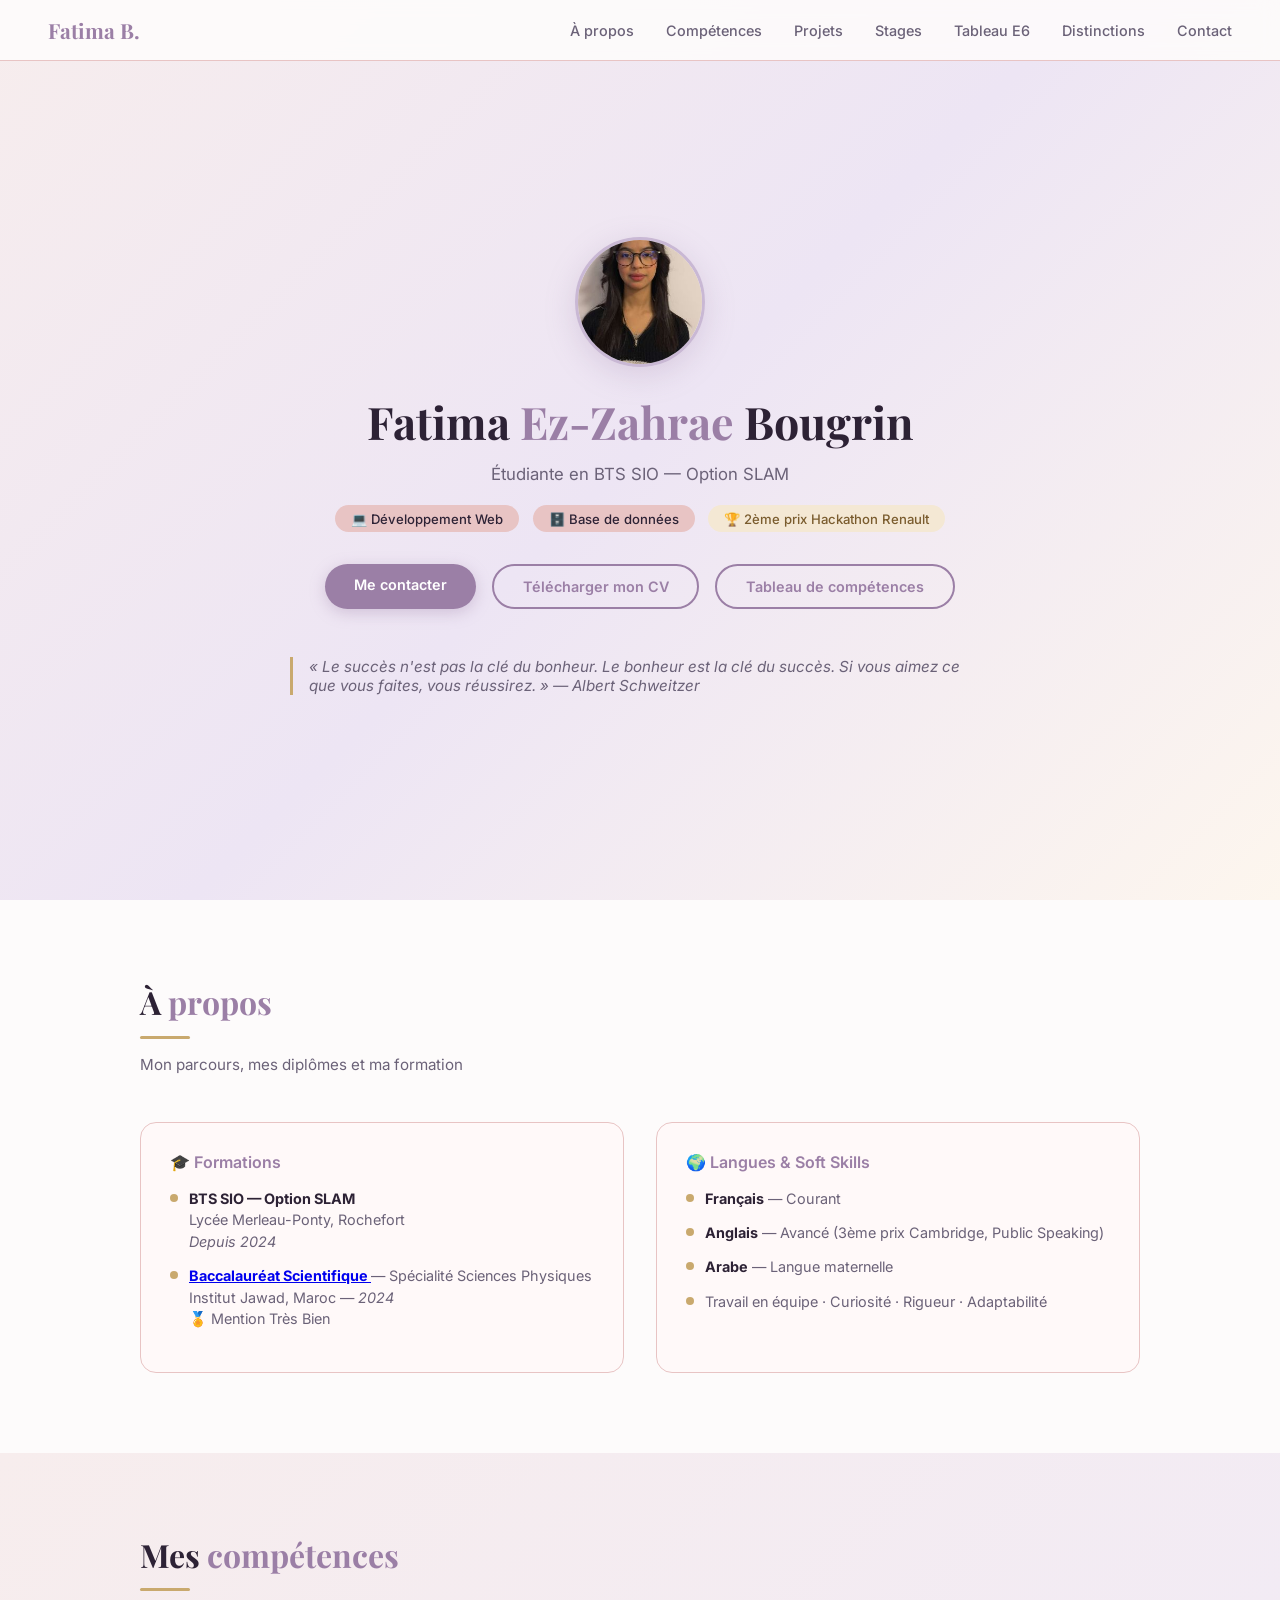
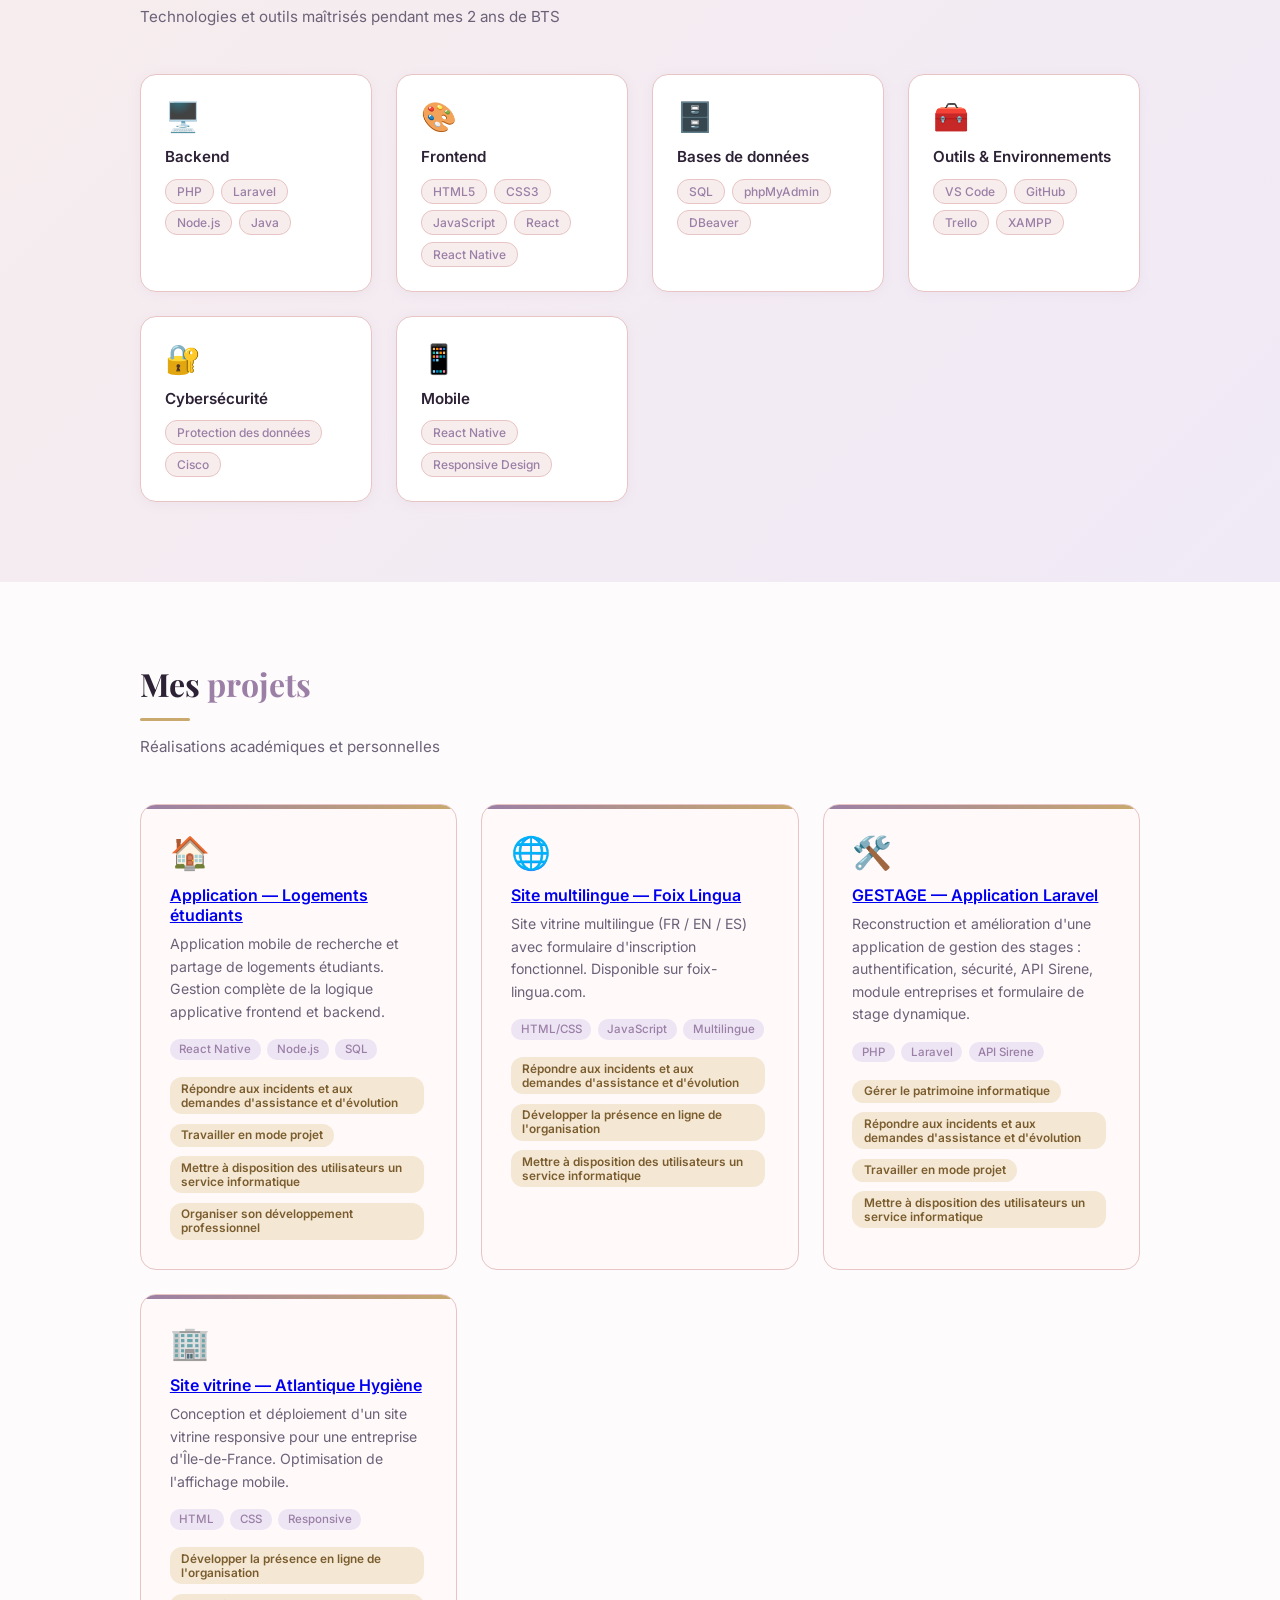
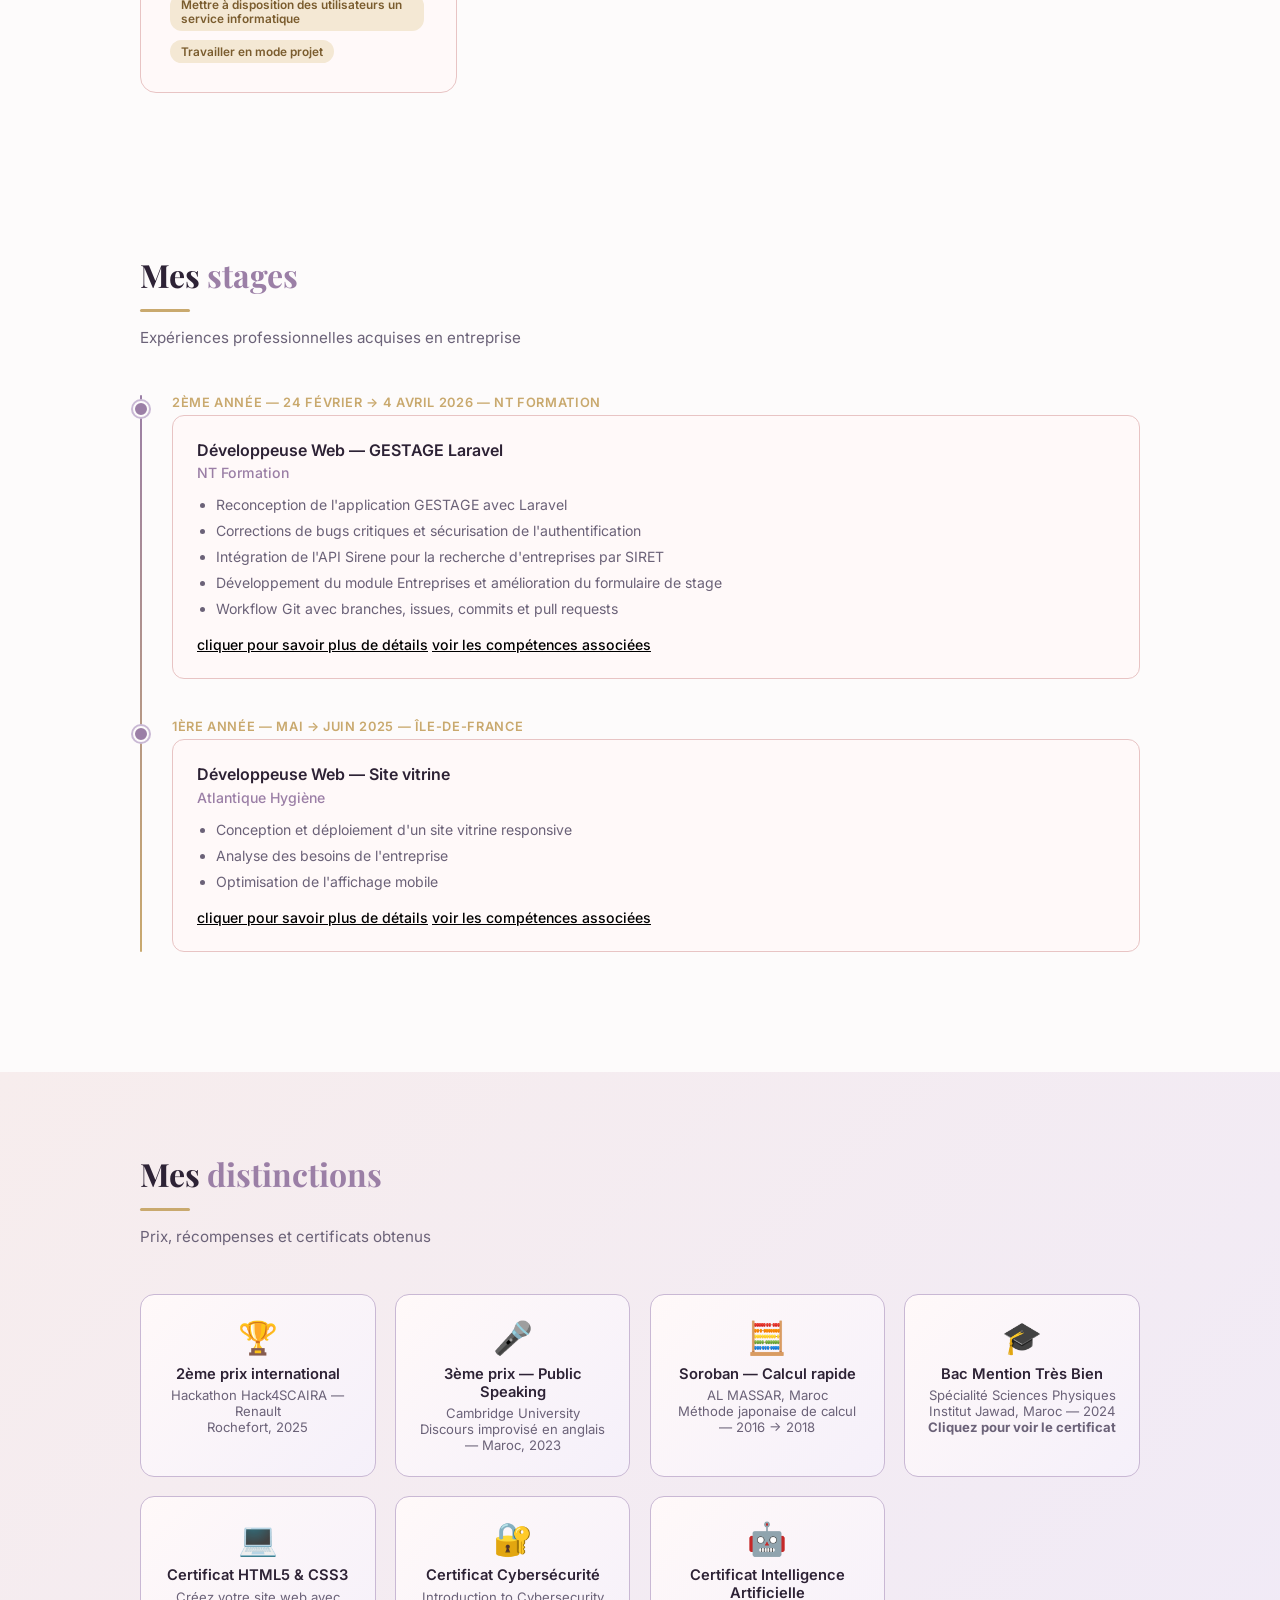
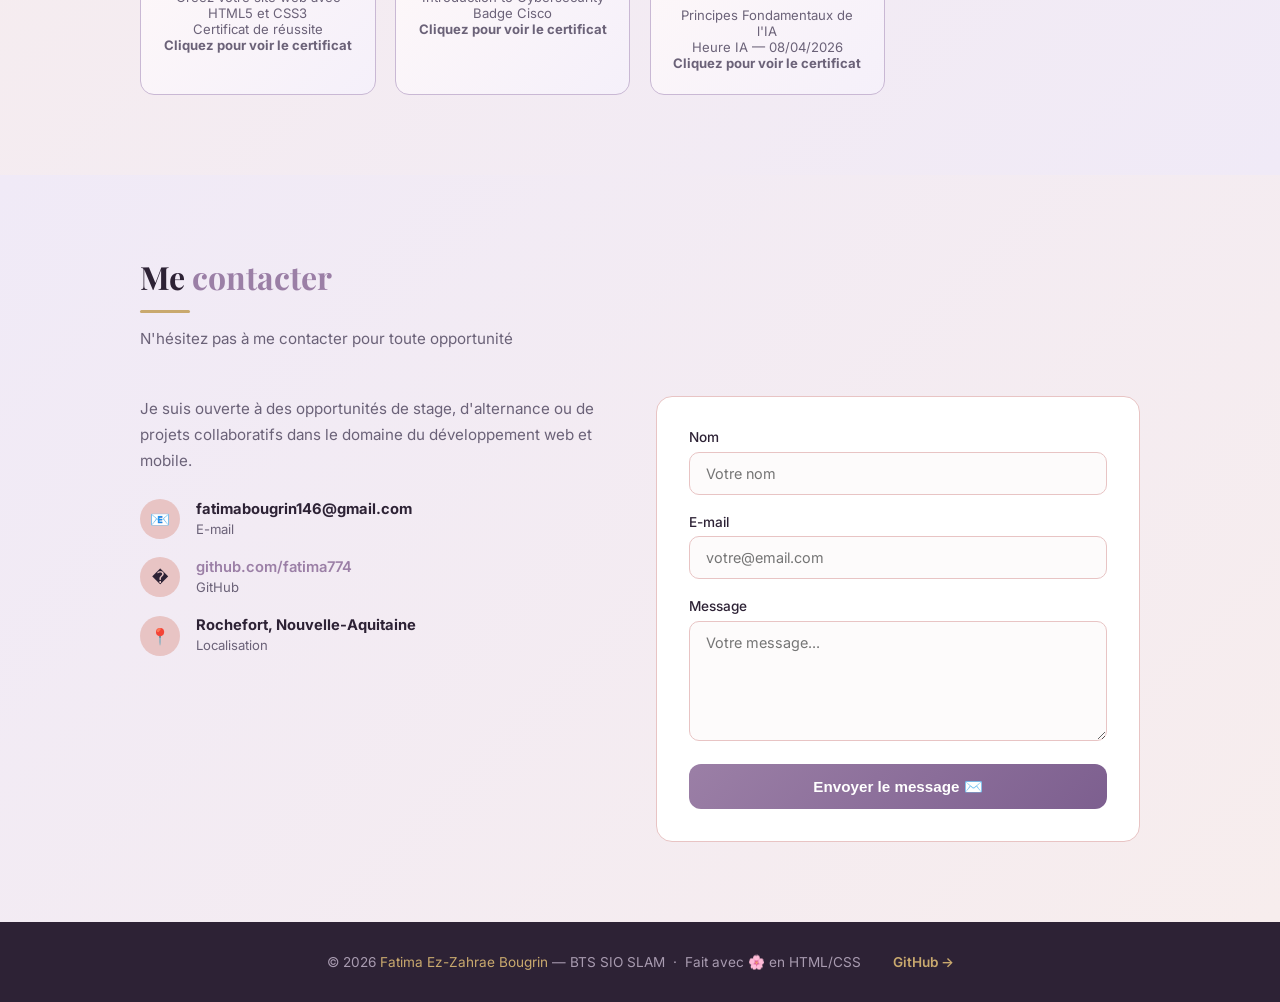
<file: index.html>
<!DOCTYPE html>
<html lang="fr">
<head>
  <meta charset="UTF-8" />
  <meta name="viewport" content="width=device-width, initial-scale=1.0" />
  <title>Fatima Bougrin — Portfolio BTS SIO SLAM</title>
  <link rel="stylesheet" href="style.css" />
</head>
<body>

  <!-- ========================
       NAVIGATION
  ======================== -->
  <nav>
    <div class="nav-logo">Fatima B.</div>
    <ul class="nav-links">
      <li><a href="#about">À propos</a></li>
      <li><a href="#skills">Compétences</a></li>
      <li><a href="#projects">Projets</a></li>
      <li><a href="#stages">Stages</a></li>
      <li><a href="tableau-competences.html">Tableau E6</a></li>
      <li><a href="#distinctions">Distinctions</a></li>
      <li><a href="#contact">Contact</a></li>
    </ul>
  </nav>

  <!-- ========================
       HERO
  ======================== -->
  <section class="hero" id="home">
    <div class="hero-inner">
      <img src="images/profile-photo.jpg" alt="Fatima Bougrin" class="avatar-ring">
      <h1>Fatima <span>Ez-Zahrae</span> Bougrin</h1>
      <p class="tagline">Étudiante en BTS SIO — Option SLAM</p>
      <span class="badge">💻 Développement Web</span>
      <span class="badge">🗄️ Base de données</span>
      <span class="badge gold">🏆 2ème prix Hackathon Renault</span>
      <div class="hero-btns">
        <a href="#contact" class="btn btn-primary">Me contacter</a>
        <a href="cv_alternance.pdf" class="btn btn-outline" target="_blank">Télécharger mon CV</a>
        <a href="tableau-competences.html" class="btn btn-outline">Tableau de compétences</a>
      </div>
      <blockquote class="quote">
        « Le succès n'est pas la clé du bonheur. Le bonheur est la clé du succès.
        Si vous aimez ce que vous faites, vous réussirez. » — Albert Schweitzer
      </blockquote>
    </div>
  </section>

  <!-- ========================
       À PROPOS
  ======================== -->
  <section id="about">
    <div class="container">
      <h2 class="section-title">À <span>propos</span></h2>
      <div class="divider"></div>
      <p class="section-sub">Mon parcours, mes diplômes et ma formation</p>

      <div class="about-grid">

        <div class="info-card">
          <h3>🎓 Formations</h3>
          <div class="info-item">
            <div class="dot"></div>
            <p>
              <strong>BTS SIO — Option SLAM</strong><br>
              Lycée Merleau-Ponty, Rochefort<br>
              <em>Depuis 2024</em>
            </p>
          </div>
          <div class="info-item">
            <div class="dot"></div>
            <p>
  <strong>
    <a href="diplome-bac.pdf" target="_blank">
      Baccalauréat Scientifique
    </a>
  </strong>
  — Spécialité Sciences Physiques<br>
  Institut Jawad, Maroc — <em>2024</em><br>
  🏅 Mention Très Bien
</p>
          </div>
          
        </div>

        <div class="info-card">
          <h3>🌍 Langues &amp; Soft Skills</h3>
          <div class="info-item">
            <div class="dot"></div>
            <p><strong>Français</strong> — Courant</p>
          </div>
          <div class="info-item">
            <div class="dot"></div>
            <p><strong>Anglais</strong> — Avancé (3ème prix Cambridge, Public Speaking)</p>
          </div>
          <div class="info-item">
            <div class="dot"></div>
            <p><strong>Arabe</strong> — Langue maternelle</p>
          </div>
          <div class="info-item">
            <div class="dot"></div>
            <p>Travail en équipe · Curiosité · Rigueur · Adaptabilité</p>
          </div>
          
        </div>

      </div>
    </div>
  </section>

  <!-- ========================
       COMPÉTENCES
  ======================== -->
  <section id="skills" class="skills-bg">
    <div class="container">
      <h2 class="section-title">Mes <span>compétences</span></h2>
      <div class="divider"></div>
      <p class="section-sub">Technologies et outils maîtrisés pendant mes 2 ans de BTS</p>

      <div class="skills-grid">

        <div class="skill-card">
          <div class="icon">🖥️</div>
          <h3>Backend</h3>
          <div class="tag-list">
            <span class="tag">PHP</span>
            <span class="tag">Laravel</span>
            <span class="tag">Node.js</span>
            <span class="tag">Java</span>
          </div>
        </div>

        <div class="skill-card">
          <div class="icon">🎨</div>
          <h3>Frontend</h3>
          <div class="tag-list">
            <span class="tag">HTML5</span>
            <span class="tag">CSS3</span>
            <span class="tag">JavaScript</span>
            <span class="tag">React</span>
            <span class="tag">React Native</span>
          </div>
        </div>

        <div class="skill-card">
          <div class="icon">🗄️</div>
          <h3>Bases de données</h3>
          <div class="tag-list">
            <span class="tag">SQL</span>
            <span class="tag">phpMyAdmin</span>
            <span class="tag">DBeaver</span>
          </div>
        </div>

        <div class="skill-card">
          <div class="icon">🧰</div>
          <h3>Outils &amp; Environnements</h3>
          <div class="tag-list">
            <span class="tag">VS Code</span>
            <span class="tag">GitHub</span>
            <span class="tag">Trello</span>
            <span class="tag">XAMPP</span>
          </div>
        </div>

        <div class="skill-card">
          <div class="icon">🔐</div>
          <h3>Cybersécurité</h3>
          <div class="tag-list">
            <span class="tag">Protection des données</span>
            
            <span class="tag">Cisco</span>
          </div>
        </div>

        <div class="skill-card">
          <div class="icon">📱</div>
          <h3>Mobile</h3>
          <div class="tag-list">
            <span class="tag">React Native</span>
            <span class="tag">Responsive Design</span>
          </div>
        </div>

      </div>
    </div>
  </section>

  <!-- ========================
       PROJETS
  ======================== -->
  <section id="projects">
    <div class="container">
      <h2 class="section-title">Mes <span>projets</span></h2>
      <div class="divider"></div>
      <p class="section-sub">Réalisations académiques et personnelles</p>

      <div class="projects-grid">

        <a class="project-card" href="https://appli-e6.vercel.app/" target="_blank" rel="noopener noreferrer">
          <div class="project-emoji">🏠</div>
          <h3>Application — Logements étudiants</h3>
          <p>Application mobile de recherche et partage de logements étudiants. Gestion complète de la logique applicative frontend et backend.</p>
          <div class="tech-tags">
            <span class="tech">React Native</span>
            <span class="tech">Node.js</span>
            <span class="tech">SQL</span>
          </div>
          <div class="competency-tags">
            <span class="competence-badge">Répondre aux incidents et aux demandes d'assistance et d'évolution</span>
            <span class="competence-badge">Travailler en mode projet</span>
            <span class="competence-badge">Mettre à disposition des utilisateurs un service informatique</span>
            <span class="competence-badge">Organiser son développement professionnel</span>
          </div>
        </a>

        <a class="project-card" href="https://foix-lingua.com/" target="_blank" rel="noopener noreferrer">
          <div class="project-emoji">🌐</div>
          <h3>Site multilingue — Foix Lingua</h3>
          <p>Site vitrine multilingue (FR / EN / ES) avec formulaire d'inscription fonctionnel. Disponible sur foix-lingua.com.</p>
          <div class="tech-tags">
            <span class="tech">HTML/CSS</span>
            <span class="tech">JavaScript</span>
            <span class="tech">Multilingue</span>
          </div>
          <div class="competency-tags">
            <span class="competence-badge">Répondre aux incidents et aux demandes d'assistance et d'évolution</span>
            <span class="competence-badge">Développer la présence en ligne de l'organisation</span>
            <span class="competence-badge">Mettre à disposition des utilisateurs un service informatique</span>
          </div>
        </a>

        <a class="project-card" href="https://github.com/ornech/gestage2" target="_blank" rel="noopener noreferrer">
          <div class="project-emoji">🛠️</div>
          <h3>GESTAGE — Application Laravel</h3>
          <p>Reconstruction et amélioration d'une application de gestion des stages : authentification, sécurité, API Sirene, module entreprises et formulaire de stage dynamique.</p>
          <div class="tech-tags">
            <span class="tech">PHP</span>
            <span class="tech">Laravel</span>
            <span class="tech">API Sirene</span>
          </div>
          <div class="competency-tags">
            <span class="competence-badge">Gérer le patrimoine informatique</span>
            <span class="competence-badge">Répondre aux incidents et aux demandes d'assistance et d'évolution</span>
            <span class="competence-badge">Travailler en mode projet</span>
            <span class="competence-badge">Mettre à disposition des utilisateurs un service informatique</span>
          </div>
        </a>

        <a class="project-card" href="https://fatima774.github.io/atlantique-hygi-ne/" target="_blank" rel="noopener noreferrer">
          <div class="project-emoji">🏢</div>
          <h3>Site vitrine — Atlantique Hygiène</h3>
          <p>Conception et déploiement d'un site vitrine responsive pour une entreprise d'Île-de-France. Optimisation de l'affichage mobile.</p>
          <div class="tech-tags">
            <span class="tech">HTML</span>
            <span class="tech">CSS</span>
            <span class="tech">Responsive</span>
          </div>
          <div class="competency-tags">
            <span class="competence-badge">Développer la présence en ligne de l'organisation</span>
            <span class="competence-badge">Mettre à disposition des utilisateurs un service informatique</span>
            <span class="competence-badge">Travailler en mode projet</span>
          </div>
        </a>

      </div>
    </div>
  </section>

  <!-- ========================
       STAGES
  ======================== -->
  <section id="stages">
    <div class="container">
      <h2 class="section-title">Mes <span>stages</span></h2>
      <div class="divider"></div>
      <p class="section-sub">Expériences professionnelles acquises en entreprise</p>

      <div class="timeline">

        <div class="timeline-item">
          <div class="timeline-date">2ème année — 24 février → 4 avril 2026 — NT Formation</div>
          <div class="timeline-card">
            <h3>Développeuse Web — GESTAGE Laravel</h3>
            <div class="company">NT Formation</div>
            <ul>
              <li>Reconception de l'application GESTAGE avec Laravel</li>
              <li>Corrections de bugs critiques et sécurisation de l'authentification</li>
              <li>Intégration de l'API Sirene pour la recherche d'entreprises par SIRET</li>
              <li>Développement du module Entreprises et amélioration du formulaire de stage</li>
              <li>Workflow Git avec branches, issues, commits et pull requests</li>
            </ul>
            <a class="stage-detail-link" href="stage-nt-formation.html">cliquer pour savoir plus de détails</a>
            <a class="stage-detail-link" href="tableau-competences.html">voir les compétences associées</a>
          </div>
        </div>

        <div class="timeline-item">
          <div class="timeline-date">1ère année — Mai → Juin 2025 — Île-de-France</div>
          <div class="timeline-card">
            <h3>Développeuse Web — Site vitrine</h3>
            <div class="company">Atlantique Hygiène</div>
            <ul>
              <li>Conception et déploiement d'un site vitrine responsive</li>
              <li>Analyse des besoins de l'entreprise</li>
              <li>Optimisation de l'affichage mobile</li>
            </ul>
            <a class="stage-detail-link" href="stage-atlantique-hygiene.html">cliquer pour savoir plus de détails</a>
            <a class="stage-detail-link" href="tableau-competences.html">voir les compétences associées</a>
          </div>
        </div>

      </div>
    </div>
  </section>

  <!-- ========================
       DISTINCTIONS
  ======================== -->
  <section id="distinctions" class="skills-bg">
    <div class="container">
      <h2 class="section-title">Mes <span>distinctions</span></h2>
      <div class="divider"></div>
      <p class="section-sub">Prix, récompenses et certificats obtenus</p>

      <div class="awards-grid">

        <div class="award-card">
          <div class="trophy">🏆</div>
          <h3>2ème prix international</h3>
          <p>Hackathon Hack4SCAIRA — Renault<br>Rochefort, 2025</p>
        </div>

        <div class="award-card">
          <div class="trophy">🎤</div>
          <h3>3ème prix — Public Speaking</h3>
          <p>Cambridge University<br>Discours improvisé en anglais — Maroc, 2023</p>
        </div>

        <div class="award-card">
          <div class="trophy">🧮</div>
          <h3>Soroban — Calcul rapide</h3>
          <p>AL MASSAR, Maroc<br>Méthode japonaise de calcul — 2016 → 2018</p>
        </div>

        <a class="award-card" href="diplome-bac.pdf" target="_blank" rel="noopener noreferrer">
          <div class="trophy">🎓</div>
          <h3>Bac Mention Très Bien</h3>
          <p>Spécialité Sciences Physiques<br>Institut Jawad, Maroc — 2024<br><strong>Cliquez pour voir le certificat</strong></p>
        </a>

        <a class="award-card" href="certificat-html5-css3.pdf" target="_blank" rel="noopener noreferrer">
          <div class="trophy">💻</div>
          <h3>Certificat HTML5 &amp; CSS3</h3>
          <p>Créez votre site web avec HTML5 et CSS3<br>Certificat de réussite<br><strong>Cliquez pour voir le certificat</strong></p>
        </a>

        <a class="award-card" href="introduction_to_cybersecurity_badge20241126-27-q7idws.pdf" target="_blank" rel="noopener noreferrer">
          <div class="trophy">🔐</div>
          <h3>Certificat Cybersécurité</h3>
          <p>Introduction to Cybersecurity<br>Badge Cisco<br><strong>Cliquez pour voir le certificat</strong></p>
        </a>

        <a class="award-card" href="certificat-ia-fondamentaux.pdf" target="_blank" rel="noopener noreferrer">
          <div class="trophy">🤖</div>
          <h3>Certificat Intelligence Artificielle</h3>
          <p>Principes Fondamentaux de l'IA<br>Heure IA — 08/04/2026<br><strong>Cliquez pour voir le certificat</strong></p>
        </a>

      </div>
    </div>
  </section>

  <!-- ========================
       CONTACT
  ======================== -->
  <section id="contact" class="contact-bg">
    <div class="container">
      <h2 class="section-title">Me <span>contacter</span></h2>
      <div class="divider"></div>
      <p class="section-sub">N'hésitez pas à me contacter pour toute opportunité</p>

      <div class="contact-grid">

        <div class="contact-info">
          <p>Je suis ouverte à des opportunités de stage, d'alternance ou de projets collaboratifs dans le domaine du développement web et mobile.</p>
          <div class="contact-item">
            <div class="contact-icon">📧</div>
            <div>
              <strong>fatimabougrin146@gmail.com</strong>
              <p>E-mail</p>
            </div>
          </div>
          <div class="contact-item">
            <div class="contact-icon">�</div>
            <div>
              <strong><a href="https://github.com/fatima774" target="_blank">github.com/fatima774</a></strong>
              <p>GitHub</p>
            </div>
          </div>
          <div class="contact-item">
            <div class="contact-icon">📍</div>
            <div>
              <strong>Rochefort, Nouvelle-Aquitaine</strong>
              <p>Localisation</p>
            </div>
          </div>
        </div>

        <div class="contact-form">
          <div class="form-group">
            <label for="name">Nom</label>
            <input type="text" id="name" placeholder="Votre nom" />
          </div>
          <div class="form-group">
            <label for="email">E-mail</label>
            <input type="email" id="email" placeholder="votre@email.com" />
          </div>
          <div class="form-group">
            <label for="message">Message</label>
            <textarea id="message" placeholder="Votre message..."></textarea>
          </div>
          <button class="btn-submit">Envoyer le message ✉️</button>
        </div>

      </div>
    </div>
  </section>

  <!-- ========================
       FOOTER
  ======================== -->
  <footer>
    <div class="footer-content">
      <p>© 2026 <span>Fatima Ez-Zahrae Bougrin</span> — BTS SIO SLAM &nbsp;·&nbsp; Fait avec 🌸 en HTML/CSS</p>
      <a href="https://github.com/fatima774" target="_blank" class="footer-github">GitHub →</a>
    </div>
  </footer>

</body>
</html>
</file>
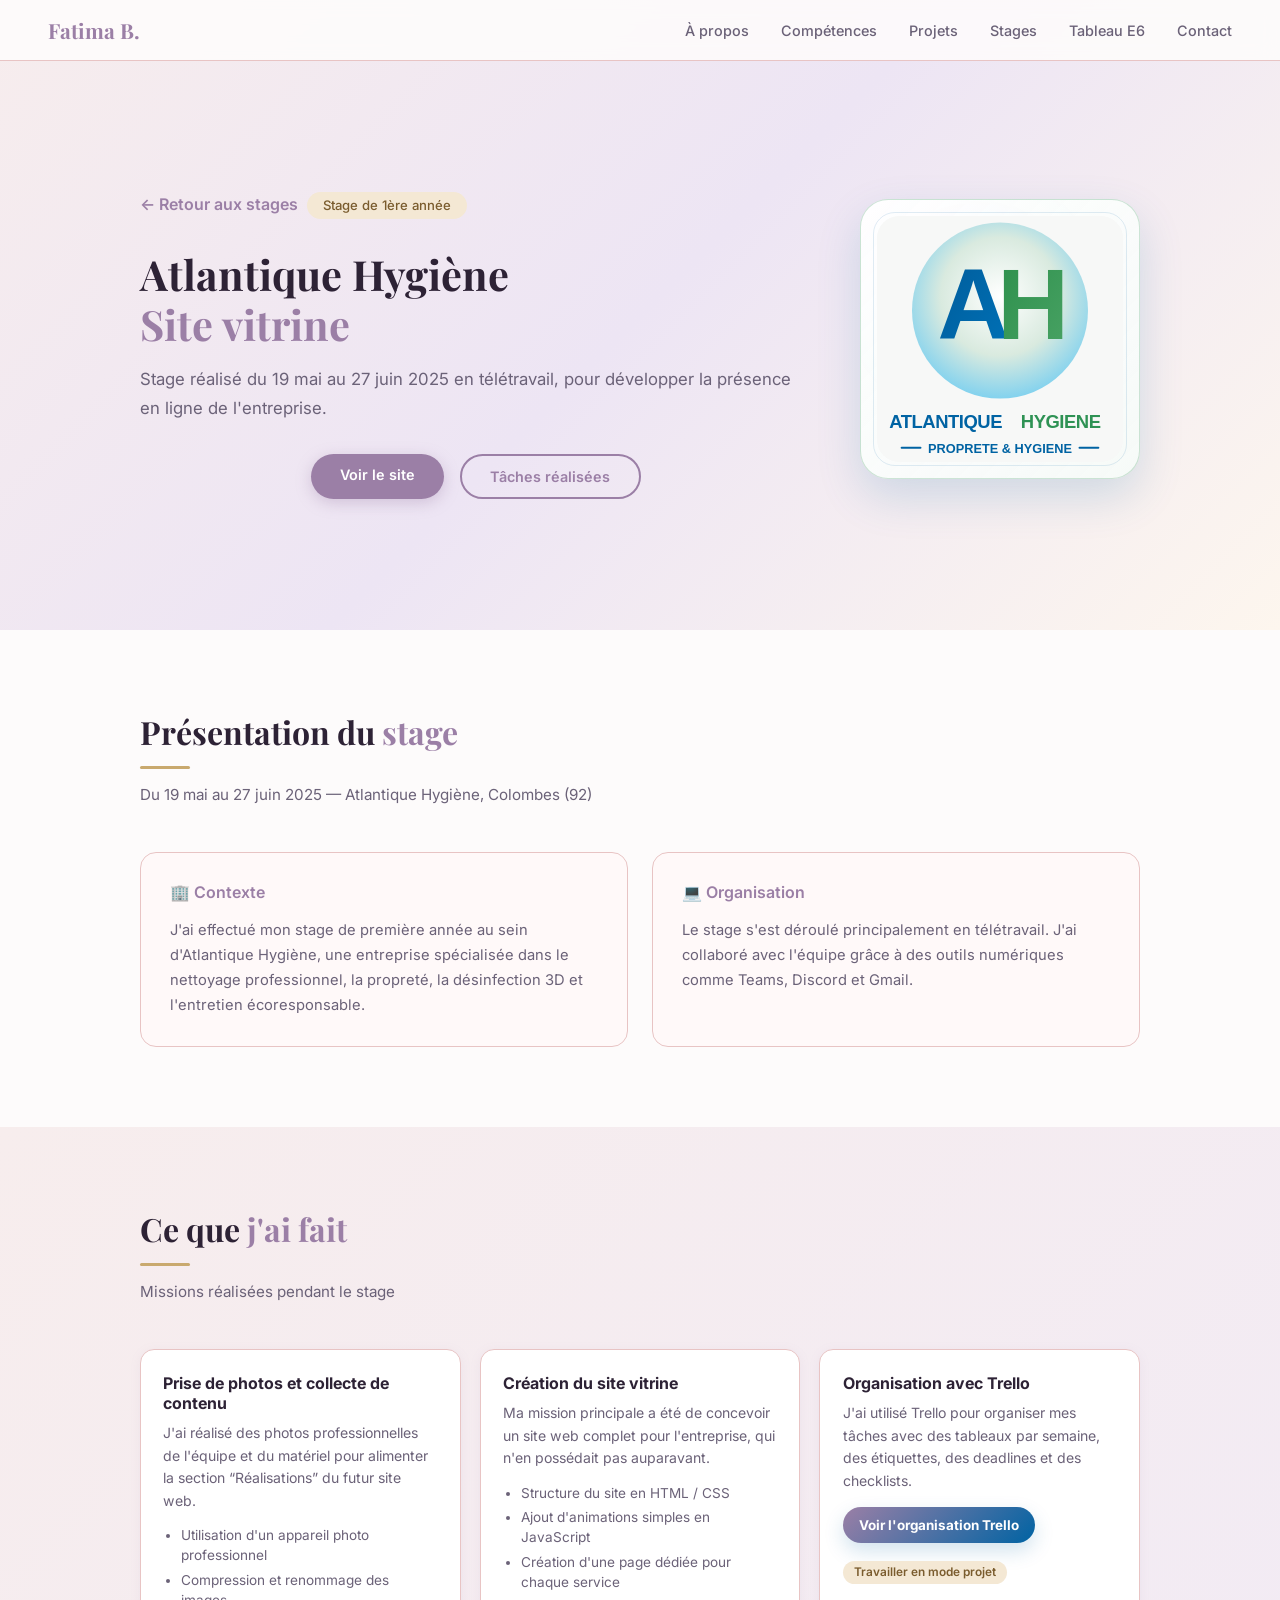
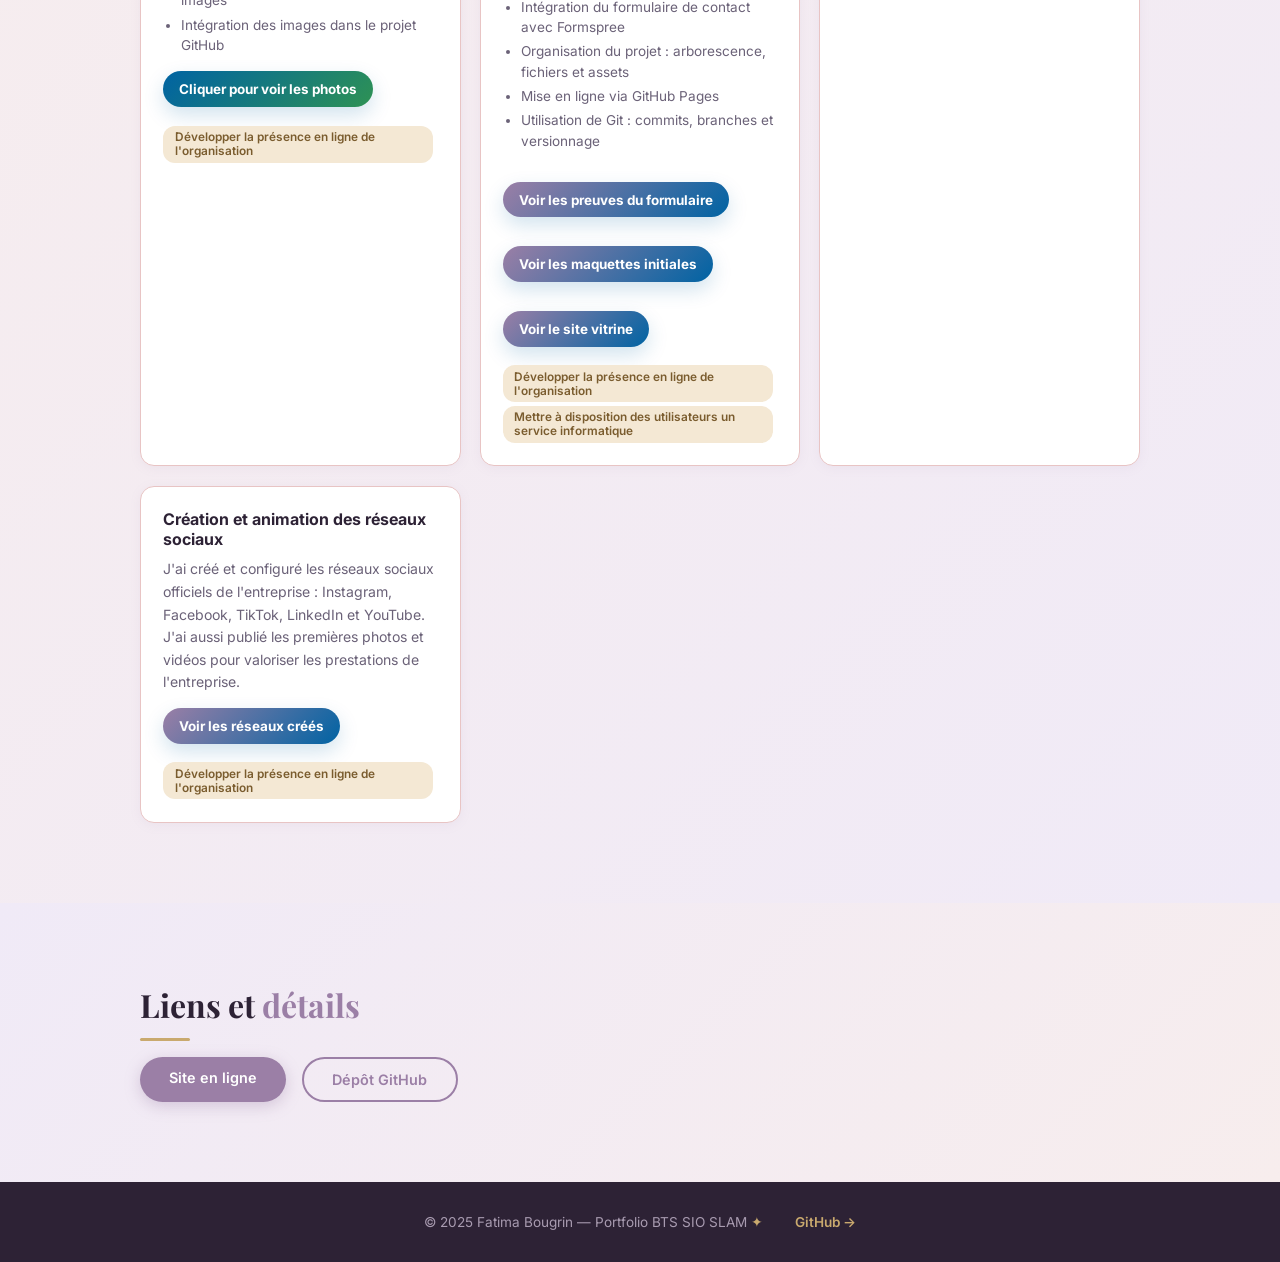
<file: stage-atlantique-hygiene.html>
<!DOCTYPE html>
<html lang="fr">
<head>
  <meta charset="UTF-8" />
  <meta name="viewport" content="width=device-width, initial-scale=1.0" />
  <title>Stage Atlantique Hygiène — Fatima Bougrin</title>
  <link rel="stylesheet" href="style.css" />
</head>
<body>

  <nav>
    <div class="nav-logo">Fatima B.</div>
    <ul class="nav-links">
      <li><a href="index.html#about">À propos</a></li>
      <li><a href="index.html#skills">Compétences</a></li>
      <li><a href="index.html#projects">Projets</a></li>
      <li><a href="index.html#stages">Stages</a></li>
      <li><a href="tableau-competences.html">Tableau E6</a></li>
      <li><a href="index.html#contact">Contact</a></li>
    </ul>
  </nav>

  <section class="stage-hero">
    <div class="container">
      <div class="stage-hero-content">
        <div>
          <a class="back-link" href="index.html#stages">← Retour aux stages</a>
          <span class="badge gold">Stage de 1ère année</span>
          <h1>Atlantique Hygiène <span>Site vitrine</span></h1>
          <p class="tagline">Stage réalisé du 19 mai au 27 juin 2025 en télétravail, pour développer la présence en ligne de l'entreprise.</p>
          <div class="hero-btns">
            <a href="https://fatima774.github.io/atlantique-hygi-ne/" class="btn btn-primary" target="_blank" rel="noopener noreferrer">Voir le site</a>
            <a href="#taches-realisees" class="btn btn-outline">Tâches réalisées</a>
          </div>
        </div>

        <div class="company-logo-showcase" aria-label="Logo Atlantique Hygiène">
          <img src="atlantique-hygiene-logo.svg" alt="Logo Atlantique Hygiène" />
        </div>
      </div>
    </div>
  </section>

  <main>
    <section id="details">
      <div class="container">
        <h2 class="section-title">Présentation du <span>stage</span></h2>
        <div class="divider"></div>
        <p class="section-sub">Du 19 mai au 27 juin 2025 — Atlantique Hygiène, Colombes (92)</p>

        <div class="detail-grid">
          <div class="info-card">
            <h3>🏢 Contexte</h3>
            <p>J'ai effectué mon stage de première année au sein d'Atlantique Hygiène, une entreprise spécialisée dans le nettoyage professionnel, la propreté, la désinfection 3D et l'entretien écoresponsable.</p>
          </div>

          <div class="info-card">
            <h3>💻 Organisation</h3>
            <p>Le stage s'est déroulé principalement en télétravail. J'ai collaboré avec l'équipe grâce à des outils numériques comme Teams, Discord et Gmail.</p>
          </div>
        </div>
      </div>
    </section>

    <section class="skills-bg" id="taches-realisees">
      <div class="container">
        <h2 class="section-title">Ce que <span>j'ai fait</span></h2>
        <div class="divider"></div>
        <p class="section-sub">Missions réalisées pendant le stage</p>

        <div class="stage-work-list">
          <div class="stage-work-item">
            <h3>Prise de photos et collecte de contenu</h3>
            <p>J'ai réalisé des photos professionnelles de l'équipe et du matériel pour alimenter la section “Réalisations” du futur site web.</p>
            <ul class="stage-mini-list">
              <li>Utilisation d'un appareil photo professionnel</li>
              <li>Compression et renommage des images</li>
              <li>Intégration des images dans le projet GitHub</li>
            </ul>
            <button class="photo-gallery-trigger" type="button" onclick="document.getElementById('photos-atlantique').showModal()">
              Cliquer pour voir les photos
            </button>
            <span class="competence-badge">Développer la présence en ligne de l'organisation</span>
          </div>

          <div class="stage-work-item">
            <h3>Création du site vitrine</h3>
            <p>Ma mission principale a été de concevoir un site web complet pour l'entreprise, qui n'en possédait pas auparavant.</p>
            <ul class="stage-mini-list">
              <li>Structure du site en HTML / CSS</li>
              <li>Ajout d'animations simples en JavaScript</li>
              <li>Création d'une page dédiée pour chaque service</li>
              <li>Intégration du formulaire de contact avec Formspree</li>
              <li>Organisation du projet : arborescence, fichiers et assets</li>
              <li>Mise en ligne via GitHub Pages</li>
              <li>Utilisation de Git : commits, branches et versionnage</li>
            </ul>
            <button class="photo-gallery-trigger proof-trigger" type="button" onclick="document.getElementById('preuves-formulaire').showModal()">
              Voir les preuves du formulaire
            </button>
            <button class="photo-gallery-trigger proof-trigger" type="button" onclick="document.getElementById('preuves-maquettes').showModal()">
              Voir les maquettes initiales
            </button>
            <a class="photo-gallery-trigger proof-trigger site-proof-link" href="https://fatima774.github.io/atlantique-hygi-ne/" target="_blank" rel="noopener noreferrer">
              Voir le site vitrine
            </a>
            <span class="competence-badge">Développer la présence en ligne de l'organisation</span>
            <span class="competence-badge">Mettre à disposition des utilisateurs un service informatique</span>
          </div>

          <div class="stage-work-item">
            <h3>Organisation avec Trello</h3>
            <p>J'ai utilisé Trello pour organiser mes tâches avec des tableaux par semaine, des étiquettes, des deadlines et des checklists.</p>
            <button class="photo-gallery-trigger proof-trigger" type="button" onclick="document.getElementById('preuves-trello').showModal()">
              Voir l'organisation Trello
            </button>
            <span class="competence-badge">Travailler en mode projet</span>
          </div>

          <div class="stage-work-item">
            <h3>Création et animation des réseaux sociaux</h3>
            <p>J'ai créé et configuré les réseaux sociaux officiels de l'entreprise : Instagram, Facebook, TikTok, LinkedIn et YouTube.</p>
            <p>J'ai aussi publié les premières photos et vidéos pour valoriser les prestations de l'entreprise.</p>
            <button class="photo-gallery-trigger proof-trigger" type="button" onclick="document.getElementById('preuves-reseaux').showModal()">
              Voir les réseaux créés
            </button>
            <span class="competence-badge">Développer la présence en ligne de l'organisation</span>
          </div>
        </div>
      </div>
    </section>

    <section class="contact-bg">
      <div class="container">
        <h2 class="section-title">Liens et <span>détails</span></h2>
        <div class="divider"></div>
        <div class="links-panel">
          <a class="btn btn-primary" href="https://fatima774.github.io/atlantique-hygi-ne/" target="_blank" rel="noopener noreferrer">Site en ligne</a>
          <a class="btn btn-outline" href="https://github.com/fatima774/atlantique-hygi-ne" target="_blank" rel="noopener noreferrer">Dépôt GitHub</a>
        </div>
      </div>
    </section>
  </main>

  <dialog class="photo-modal" id="photos-atlantique" aria-labelledby="photos-atlantique-title">
    <div class="photo-modal-header">
      <div>
        <h2 id="photos-atlantique-title">Photos réalisées pendant le stage</h2>
        <p>Interventions, espaces extérieurs et matériel professionnel d'Atlantique Hygiène.</p>
      </div>
      <form method="dialog">
        <button class="modal-close" type="submit" aria-label="Fermer la galerie">×</button>
      </form>
    </div>

    <div class="photo-gallery-grid">
      <figure>
        <img src="images/atlantique-hygiene/DSC_0004.JPG" alt="Agent Atlantique Hygiène sur une tondeuse dans une résidence" loading="lazy" decoding="async" />
        <figcaption>Entretien des espaces verts</figcaption>
      </figure>
      <figure>
        <img src="images/atlantique-hygiene/DSC_0018.JPG" alt="Agent Atlantique Hygiène près d'un immeuble résidentiel" loading="lazy" decoding="async" />
        <figcaption>Intervention en résidence</figcaption>
      </figure>
      <figure>
        <img src="images/atlantique-hygiene/DSC_0085.JPG" alt="Agent Atlantique Hygiène utilisant un souffleur près des haies" loading="lazy" decoding="async" />
        <figcaption>Nettoyage des abords</figcaption>
      </figure>
      <figure>
        <img src="images/atlantique-hygiene/DSC_0937.jpg" alt="Camion d'intervention avec matériel professionnel de nettoyage" loading="lazy" decoding="async" />
        <figcaption>Matériel d'intervention</figcaption>
      </figure>
      <figure>
        <img src="images/atlantique-hygiene/DSC_0944.jpg" alt="Agent Atlantique Hygiène nettoyant un local à bacs" loading="lazy" decoding="async" />
        <figcaption>Nettoyage d'un local</figcaption>
      </figure>
    </div>
  </dialog>

  <dialog class="photo-modal proof-modal" id="preuves-formulaire" aria-labelledby="preuves-formulaire-title">
    <div class="photo-modal-header">
      <div>
        <h2 id="preuves-formulaire-title">Formulaire de contact avec Formspree</h2>
        <p>Captures du formulaire, de la confirmation d'envoi et de la réception du message via Formspree.</p>
      </div>
      <form method="dialog">
        <button class="modal-close" type="submit" aria-label="Fermer la galerie">×</button>
      </form>
    </div>

    <div class="photo-gallery-grid proof-gallery-grid">
      <figure>
        <img src="images/atlantique-hygiene/preuves/formulaire-contact.svg" alt="Formulaire de contact intégré au site Atlantique Hygiène" loading="lazy" decoding="async" />
        <figcaption>Formulaire de contact intégré au site</figcaption>
      </figure>
      <figure>
        <img src="images/atlantique-hygiene/preuves/formspree-validation.svg" alt="Notification Formspree après l'envoi d'un message" loading="lazy" decoding="async" />
        <figcaption>Réception du message avec Formspree</figcaption>
      </figure>
      <figure>
        <img src="images/atlantique-hygiene/preuves/formulaire-succes.svg" alt="Page de succès après l'envoi du formulaire" loading="lazy" decoding="async" />
        <figcaption>Page de confirmation après envoi</figcaption>
      </figure>
    </div>
  </dialog>

  <dialog class="photo-modal proof-modal" id="preuves-maquettes" aria-labelledby="preuves-maquettes-title">
    <div class="photo-modal-header">
      <div>
        <h2 id="preuves-maquettes-title">Maquettes initiales du site vitrine</h2>
        <p>Premières propositions visuelles réalisées avant le développement du site publié.</p>
      </div>
      <form method="dialog">
        <button class="modal-close" type="submit" aria-label="Fermer la galerie">×</button>
      </form>
    </div>

    <div class="photo-gallery-grid proof-gallery-grid">
      <figure>
        <img src="images/atlantique-hygiene/preuves/maquette-accueil-verte.png" alt="Première maquette du site Atlantique Hygiène avec une grande bande verte" loading="lazy" decoding="async" />
        <figcaption>Maquette d'accueil avec univers vert et navigation</figcaption>
      </figure>
      <figure>
        <img src="images/atlantique-hygiene/preuves/maquette-accueil-logo.png" alt="Deuxième maquette du site Atlantique Hygiène avec logo et visuel écologique" loading="lazy" decoding="async" />
        <figcaption>Maquette d'accueil avec logo et visuel écologique</figcaption>
      </figure>
    </div>
  </dialog>

  <dialog class="photo-modal proof-modal" id="preuves-trello" aria-labelledby="preuves-trello-title">
    <div class="photo-modal-header">
      <div>
        <h2 id="preuves-trello-title">Organisation du projet sur Trello</h2>
        <p>Suivi des tâches par semaine, cartes terminées, priorités et organisation progressive du site.</p>
      </div>
      <form method="dialog">
        <button class="modal-close" type="submit" aria-label="Fermer la galerie">×</button>
      </form>
    </div>

    <div class="photo-gallery-grid proof-gallery-grid single-proof">
      <figure>
        <img src="images/atlantique-hygiene/preuves/trello-organisation.svg" alt="Tableau Trello organisé par semaine pour le projet Atlantique Hygiène" loading="lazy" decoding="async" />
        <figcaption>Tableau Trello utilisé pour suivre les tâches du stage</figcaption>
      </figure>
    </div>
  </dialog>

  <dialog class="photo-modal proof-modal" id="preuves-reseaux" aria-labelledby="preuves-reseaux-title">
    <div class="photo-modal-header">
      <div>
        <h2 id="preuves-reseaux-title">Réseaux sociaux créés pour l'entreprise</h2>
        <p>Présence en ligne développée avec les comptes LinkedIn, TikTok et YouTube d'Atlantique Hygiène.</p>
      </div>
      <form method="dialog">
        <button class="modal-close" type="submit" aria-label="Fermer la galerie">×</button>
      </form>
    </div>

    <div class="photo-gallery-grid proof-gallery-grid">
      <figure>
        <img src="images/atlantique-hygiene/preuves/linkedin-atlantique.png" alt="Page LinkedIn Atlantique Hygiène créée pendant le stage" loading="lazy" decoding="async" />
        <figcaption>Page LinkedIn de l'entreprise</figcaption>
      </figure>
      <figure>
        <img src="images/atlantique-hygiene/preuves/tiktok-atlantique.png" alt="Compte TikTok Atlantique Hygiène créé pendant le stage" loading="lazy" decoding="async" />
        <figcaption>Compte TikTok Atlantique Hygiène</figcaption>
      </figure>
      <figure>
        <img src="images/atlantique-hygiene/preuves/youtube-atlantique.webp" alt="Chaîne YouTube Atlantique Hygiène créée pendant le stage" loading="lazy" decoding="async" />
        <figcaption>Chaîne YouTube de l'entreprise</figcaption>
      </figure>
    </div>
  </dialog>

  <footer>
    <div class="footer-content">
      <p>© 2025 Fatima Bougrin — Portfolio BTS SIO SLAM <span>✦</span></p>
      <a href="https://github.com/fatima774" target="_blank" class="footer-github">GitHub →</a>
    </div>
  </footer>

</body>
</html>
</file>
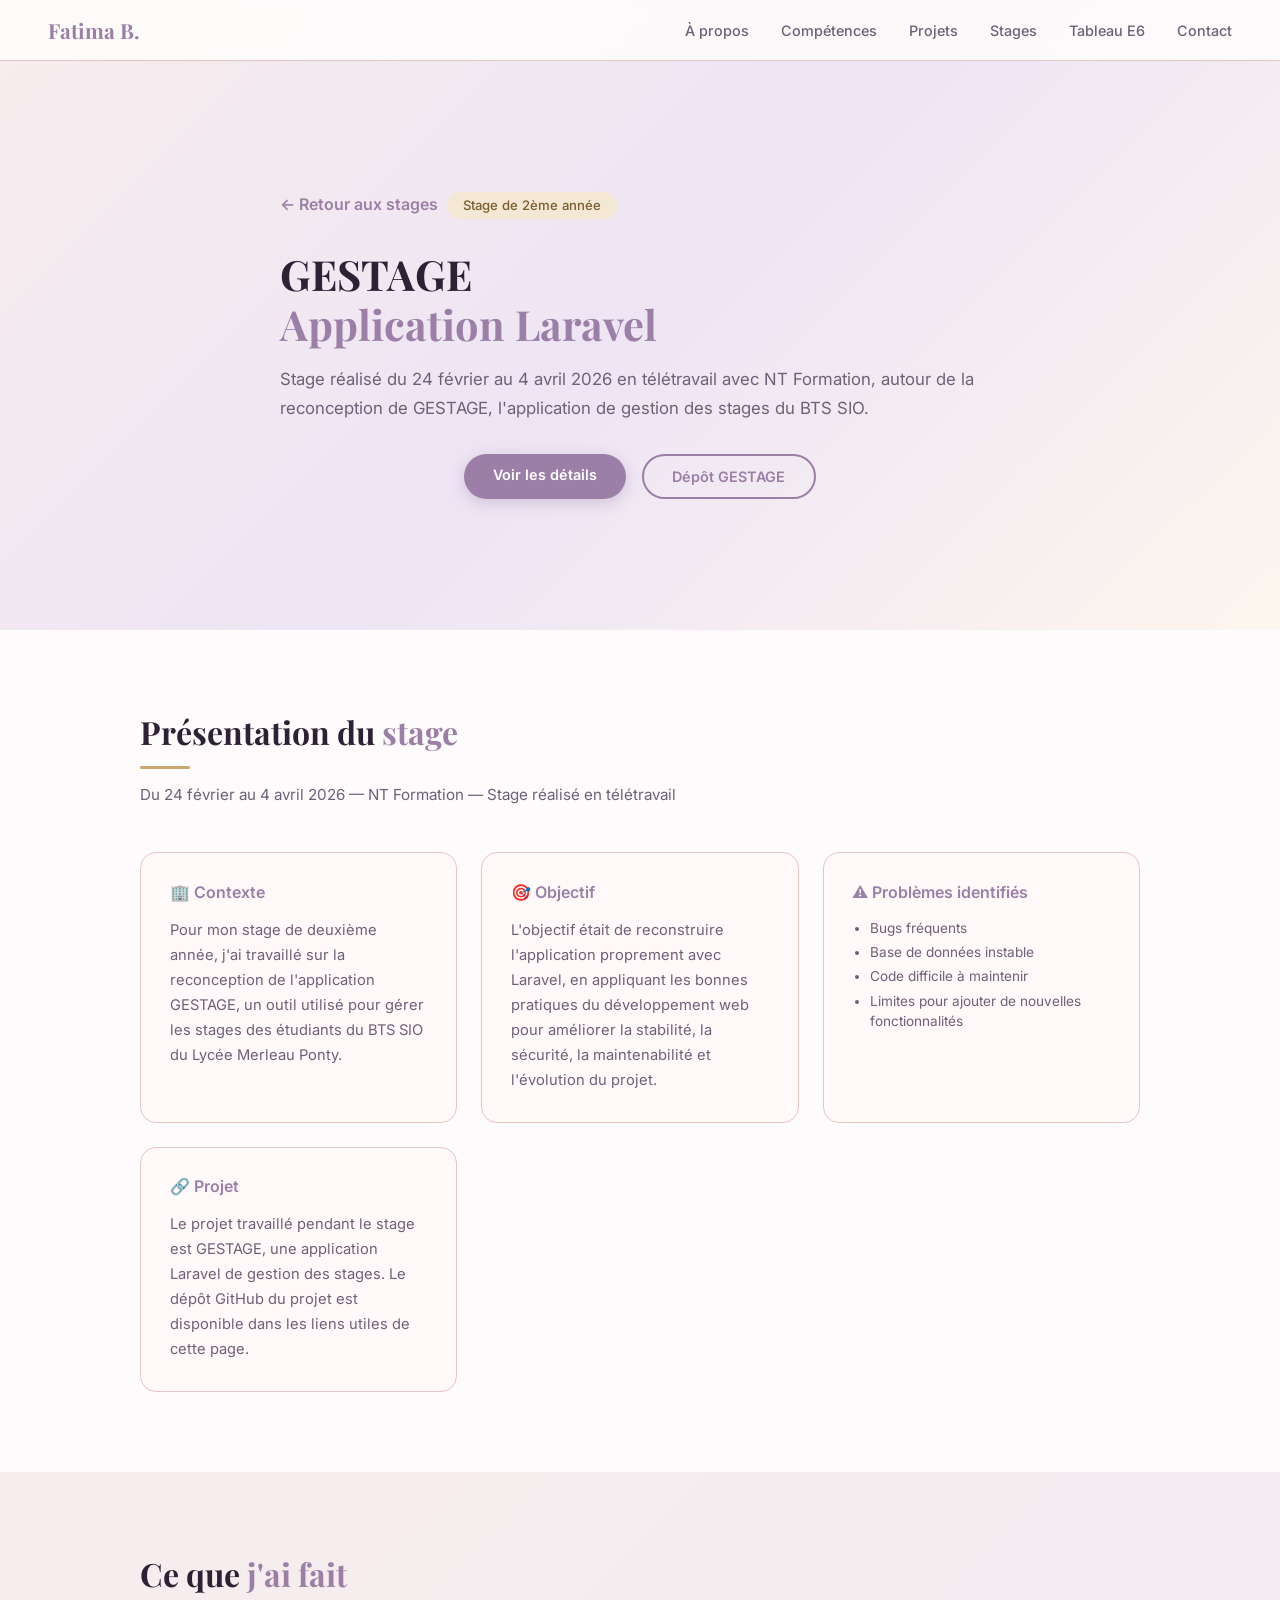
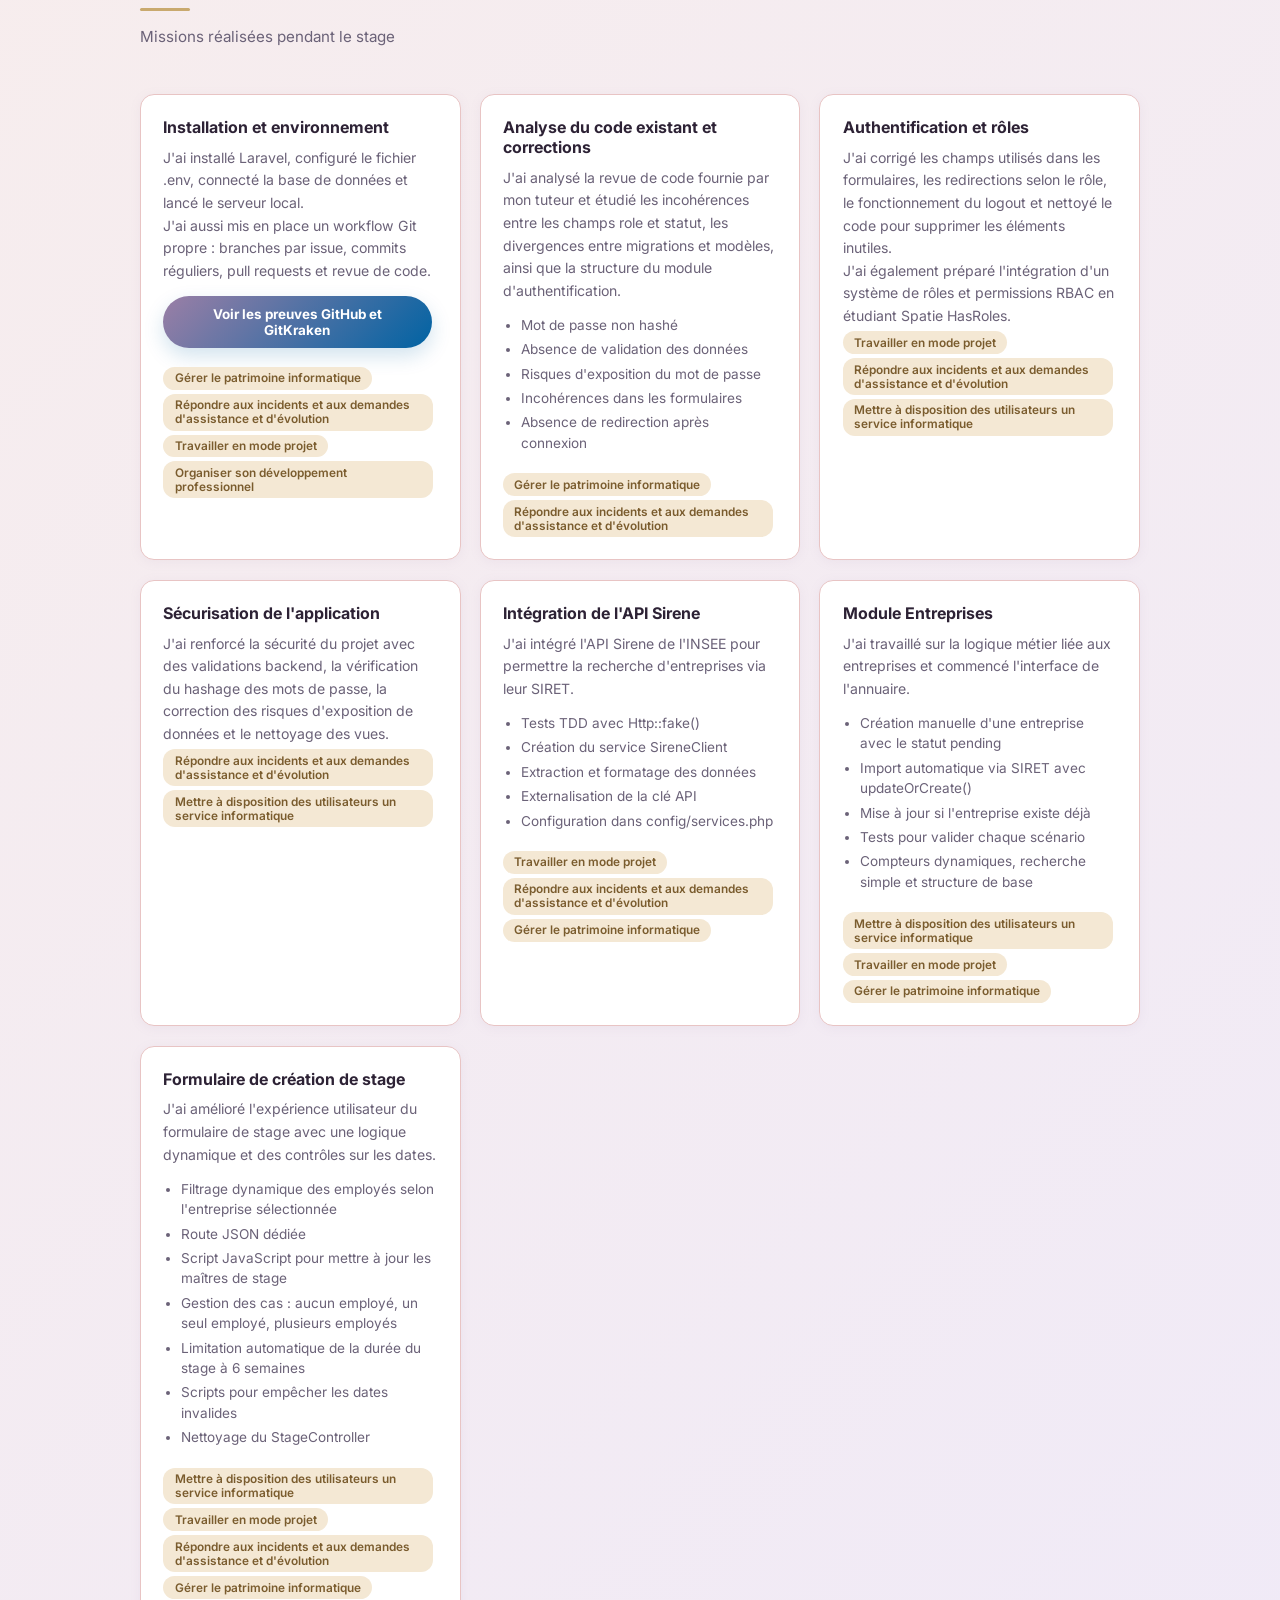
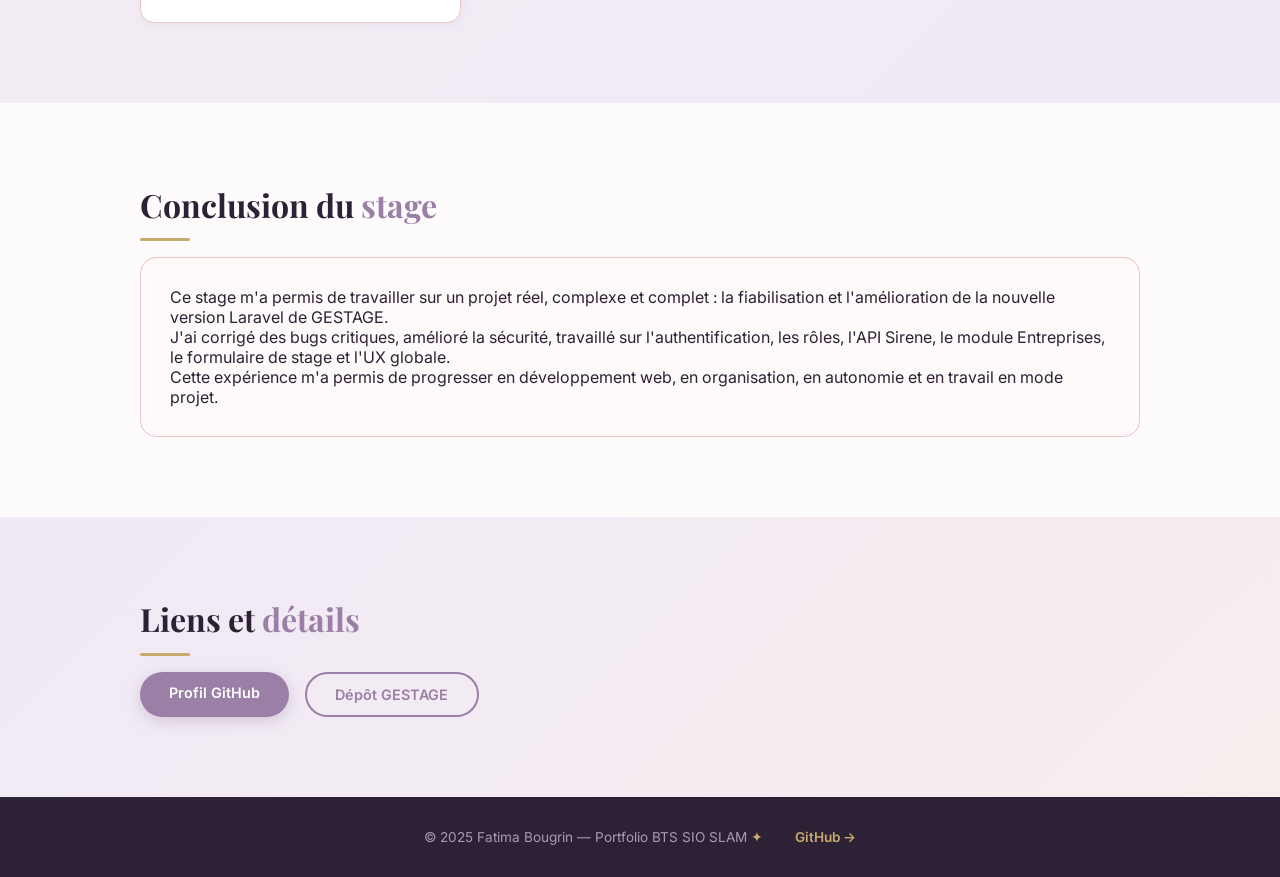
<file: stage-nt-formation.html>
<!DOCTYPE html>
<html lang="fr">
<head>
  <meta charset="UTF-8" />
  <meta name="viewport" content="width=device-width, initial-scale=1.0" />
  <title>Stage GESTAGE — NT Formation — Fatima Bougrin</title>
  <link rel="stylesheet" href="style.css" />
</head>
<body>

  <nav>
    <div class="nav-logo">Fatima B.</div>
    <ul class="nav-links">
      <li><a href="index.html#about">À propos</a></li>
      <li><a href="index.html#skills">Compétences</a></li>
      <li><a href="index.html#projects">Projets</a></li>
      <li><a href="index.html#stages">Stages</a></li>
      <li><a href="tableau-competences.html">Tableau E6</a></li>
      <li><a href="index.html#contact">Contact</a></li>
    </ul>
  </nav>

  <section class="stage-hero">
    <div class="container">
      <a class="back-link" href="index.html#stages">← Retour aux stages</a>
      <span class="badge gold">Stage de 2ème année</span>
      <h1>GESTAGE <span>Application Laravel</span></h1>
      <p class="tagline">Stage réalisé du 24 février au 4 avril 2026 en télétravail avec NT Formation, autour de la reconception de GESTAGE, l'application de gestion des stages du BTS SIO.</p>
      <div class="hero-btns">
        <a href="#details" class="btn btn-primary">Voir les détails</a>
        <a href="https://github.com/ornech/gestage2" class="btn btn-outline" target="_blank" rel="noopener noreferrer">Dépôt GESTAGE</a>
      </div>
    </div>
  </section>

  <main>
    <section id="details">
      <div class="container">
        <h2 class="section-title">Présentation du <span>stage</span></h2>
        <div class="divider"></div>
        <p class="section-sub">Du 24 février au 4 avril 2026 — NT Formation — Stage réalisé en télétravail</p>

        <div class="detail-grid">
          <div class="info-card">
            <h3>🏢 Contexte</h3>
            <p>Pour mon stage de deuxième année, j'ai travaillé sur la reconception de l'application GESTAGE, un outil utilisé pour gérer les stages des étudiants du BTS SIO du Lycée Merleau Ponty.</p>
          </div>

          <div class="info-card">
            <h3>🎯 Objectif</h3>
            <p>L'objectif était de reconstruire l'application proprement avec Laravel, en appliquant les bonnes pratiques du développement web pour améliorer la stabilité, la sécurité, la maintenabilité et l'évolution du projet.</p>
          </div>

          <div class="info-card">
            <h3>⚠️ Problèmes identifiés</h3>
            <ul class="stage-mini-list">
              <li>Bugs fréquents</li>
              <li>Base de données instable</li>
              <li>Code difficile à maintenir</li>
              <li>Limites pour ajouter de nouvelles fonctionnalités</li>
            </ul>
          </div>

          <div class="info-card">
            <h3>🔗 Projet</h3>
            <p>Le projet travaillé pendant le stage est GESTAGE, une application Laravel de gestion des stages. Le dépôt GitHub du projet est disponible dans les liens utiles de cette page.</p>
          </div>
        </div>
      </div>
    </section>

    <section class="skills-bg">
      <div class="container">
        <h2 class="section-title">Ce que <span>j'ai fait</span></h2>
        <div class="divider"></div>
        <p class="section-sub">Missions réalisées pendant le stage</p>

        <div class="stage-work-list">
          <div class="stage-work-item">
            <h3>Installation et environnement</h3>
            <p>J'ai installé Laravel, configuré le fichier .env, connecté la base de données et lancé le serveur local.</p>
            <p>J'ai aussi mis en place un workflow Git propre : branches par issue, commits réguliers, pull requests et revue de code.</p>
            <button class="photo-gallery-trigger proof-trigger" type="button" onclick="document.getElementById('preuves-gestage-git').showModal()">
              Voir les preuves GitHub et GitKraken
            </button>
            <span class="competence-badge">Gérer le patrimoine informatique</span>
            <span class="competence-badge">Répondre aux incidents et aux demandes d'assistance et d'évolution</span>
            <span class="competence-badge">Travailler en mode projet</span>
            <span class="competence-badge">Organiser son développement professionnel</span>
          </div>

          <div class="stage-work-item">
            <h3>Analyse du code existant et corrections</h3>
            <p>J'ai analysé la revue de code fournie par mon tuteur et étudié les incohérences entre les champs role et statut, les divergences entre migrations et modèles, ainsi que la structure du module d'authentification.</p>
            <ul class="stage-mini-list">
              <li>Mot de passe non hashé</li>
              <li>Absence de validation des données</li>
              <li>Risques d'exposition du mot de passe</li>
              <li>Incohérences dans les formulaires</li>
              <li>Absence de redirection après connexion</li>
            </ul>
            <span class="competence-badge">Gérer le patrimoine informatique</span>
            <span class="competence-badge">Répondre aux incidents et aux demandes d'assistance et d'évolution</span>
          </div>

          <div class="stage-work-item">
            <h3>Authentification et rôles</h3>
            <p>J'ai corrigé les champs utilisés dans les formulaires, les redirections selon le rôle, le fonctionnement du logout et nettoyé le code pour supprimer les éléments inutiles.</p>
            <p>J'ai également préparé l'intégration d'un système de rôles et permissions RBAC en étudiant Spatie HasRoles.</p>
            <span class="competence-badge">Travailler en mode projet</span>
            <span class="competence-badge">Répondre aux incidents et aux demandes d'assistance et d'évolution</span>
            <span class="competence-badge">Mettre à disposition des utilisateurs un service informatique</span>
          </div>

          <div class="stage-work-item">
            <h3>Sécurisation de l'application</h3>
            <p>J'ai renforcé la sécurité du projet avec des validations backend, la vérification du hashage des mots de passe, la correction des risques d'exposition de données et le nettoyage des vues.</p>
            <span class="competence-badge">Répondre aux incidents et aux demandes d'assistance et d'évolution</span>
            <span class="competence-badge">Mettre à disposition des utilisateurs un service informatique</span>
          </div>

          <div class="stage-work-item">
            <h3>Intégration de l'API Sirene</h3>
            <p>J'ai intégré l'API Sirene de l'INSEE pour permettre la recherche d'entreprises via leur SIRET.</p>
            <ul class="stage-mini-list">
              <li>Tests TDD avec Http::fake()</li>
              <li>Création du service SireneClient</li>
              <li>Extraction et formatage des données</li>
              <li>Externalisation de la clé API</li>
              <li>Configuration dans config/services.php</li>
            </ul>
            <span class="competence-badge">Travailler en mode projet</span>
            <span class="competence-badge">Répondre aux incidents et aux demandes d'assistance et d'évolution</span>
            <span class="competence-badge">Gérer le patrimoine informatique</span>
          </div>

          <div class="stage-work-item">
            <h3>Module Entreprises</h3>
            <p>J'ai travaillé sur la logique métier liée aux entreprises et commencé l'interface de l'annuaire.</p>
            <ul class="stage-mini-list">
              <li>Création manuelle d'une entreprise avec le statut pending</li>
              <li>Import automatique via SIRET avec updateOrCreate()</li>
              <li>Mise à jour si l'entreprise existe déjà</li>
              <li>Tests pour valider chaque scénario</li>
              <li>Compteurs dynamiques, recherche simple et structure de base</li>
            </ul>
            <span class="competence-badge">Mettre à disposition des utilisateurs un service informatique</span>
            <span class="competence-badge">Travailler en mode projet</span>
            <span class="competence-badge">Gérer le patrimoine informatique</span>
          </div>

          <div class="stage-work-item">
            <h3>Formulaire de création de stage</h3>
            <p>J'ai amélioré l'expérience utilisateur du formulaire de stage avec une logique dynamique et des contrôles sur les dates.</p>
            <ul class="stage-mini-list">
              <li>Filtrage dynamique des employés selon l'entreprise sélectionnée</li>
              <li>Route JSON dédiée</li>
              <li>Script JavaScript pour mettre à jour les maîtres de stage</li>
              <li>Gestion des cas : aucun employé, un seul employé, plusieurs employés</li>
              <li>Limitation automatique de la durée du stage à 6 semaines</li>
              <li>Scripts pour empêcher les dates invalides</li>
              <li>Nettoyage du StageController</li>
            </ul>
            <span class="competence-badge">Mettre à disposition des utilisateurs un service informatique</span>
            <span class="competence-badge">Travailler en mode projet</span>
            <span class="competence-badge">Répondre aux incidents et aux demandes d'assistance et d'évolution</span>
            <span class="competence-badge">Gérer le patrimoine informatique</span>
          </div>
        </div>
      </div>
    </section>

    <section>
      <div class="container">
        <h2 class="section-title">Conclusion du <span>stage</span></h2>
        <div class="divider"></div>
        <div class="info-card">
          <p>Ce stage m'a permis de travailler sur un projet réel, complexe et complet : la fiabilisation et l'amélioration de la nouvelle version Laravel de GESTAGE.</p>
          <p>J'ai corrigé des bugs critiques, amélioré la sécurité, travaillé sur l'authentification, les rôles, l'API Sirene, le module Entreprises, le formulaire de stage et l'UX globale.</p>
          <p>Cette expérience m'a permis de progresser en développement web, en organisation, en autonomie et en travail en mode projet.</p>
        </div>
      </div>
    </section>

    <section class="contact-bg">
      <div class="container">
        <h2 class="section-title">Liens et <span>détails</span></h2>
        <div class="divider"></div>
        <div class="links-panel">
          <a class="btn btn-primary" href="https://github.com/fatima774" target="_blank" rel="noopener noreferrer">Profil GitHub</a>
          <a class="btn btn-outline" href="https://github.com/ornech/gestage2" target="_blank" rel="noopener noreferrer">Dépôt GESTAGE</a>
        </div>
      </div>
    </section>
  </main>

  <dialog class="photo-modal proof-modal" id="preuves-gestage-git" aria-labelledby="preuves-gestage-git-title">
    <div class="photo-modal-header">
      <div>
        <h2 id="preuves-gestage-git-title">Suivi du projet avec GitHub et GitKraken</h2>
        <p>Issues, branches, commits et historique Git utilisés pour organiser le développement de GESTAGE.</p>
      </div>
      <form method="dialog">
        <button class="modal-close" type="submit" aria-label="Fermer la galerie">×</button>
      </form>
    </div>

    <div class="photo-gallery-grid proof-gallery-grid">
      <figure>
        <img src="images/gestage/preuves/github-issues-gestage.png" alt="Liste des issues GitHub du projet GESTAGE" loading="lazy" decoding="async" />
        <figcaption>Issues GitHub utilisées pour suivre les tâches et corrections</figcaption>
      </figure>
      <figure>
        <img src="images/gestage/preuves/gitkraken-branches.png" alt="Historique GitKraken avec branches et commits du projet GESTAGE" loading="lazy" decoding="async" />
        <figcaption>Branches, merges et commits dans GitKraken</figcaption>
      </figure>
      <figure>
        <img src="images/gestage/preuves/gitkraken-workflow-stages.png" alt="Historique GitKraken du module de gestion des stages" loading="lazy" decoding="async" />
        <figcaption>Travail sur les vues, filtres et workflows liés aux stages</figcaption>
      </figure>
      <figure>
        <img src="images/gestage/preuves/gitkraken-commit-detail.png" alt="Détail d'un commit GitKraken sur les rôles et middlewares" loading="lazy" decoding="async" />
        <figcaption>Détail d'un commit : rôles, middleware et protection des routes</figcaption>
      </figure>
    </div>
  </dialog>

  <footer>
    <div class="footer-content">
      <p>© 2025 Fatima Bougrin — Portfolio BTS SIO SLAM <span>✦</span></p>
      <a href="https://github.com/fatima774" target="_blank" class="footer-github">GitHub →</a>
    </div>
  </footer>

</body>
</html>
</file>
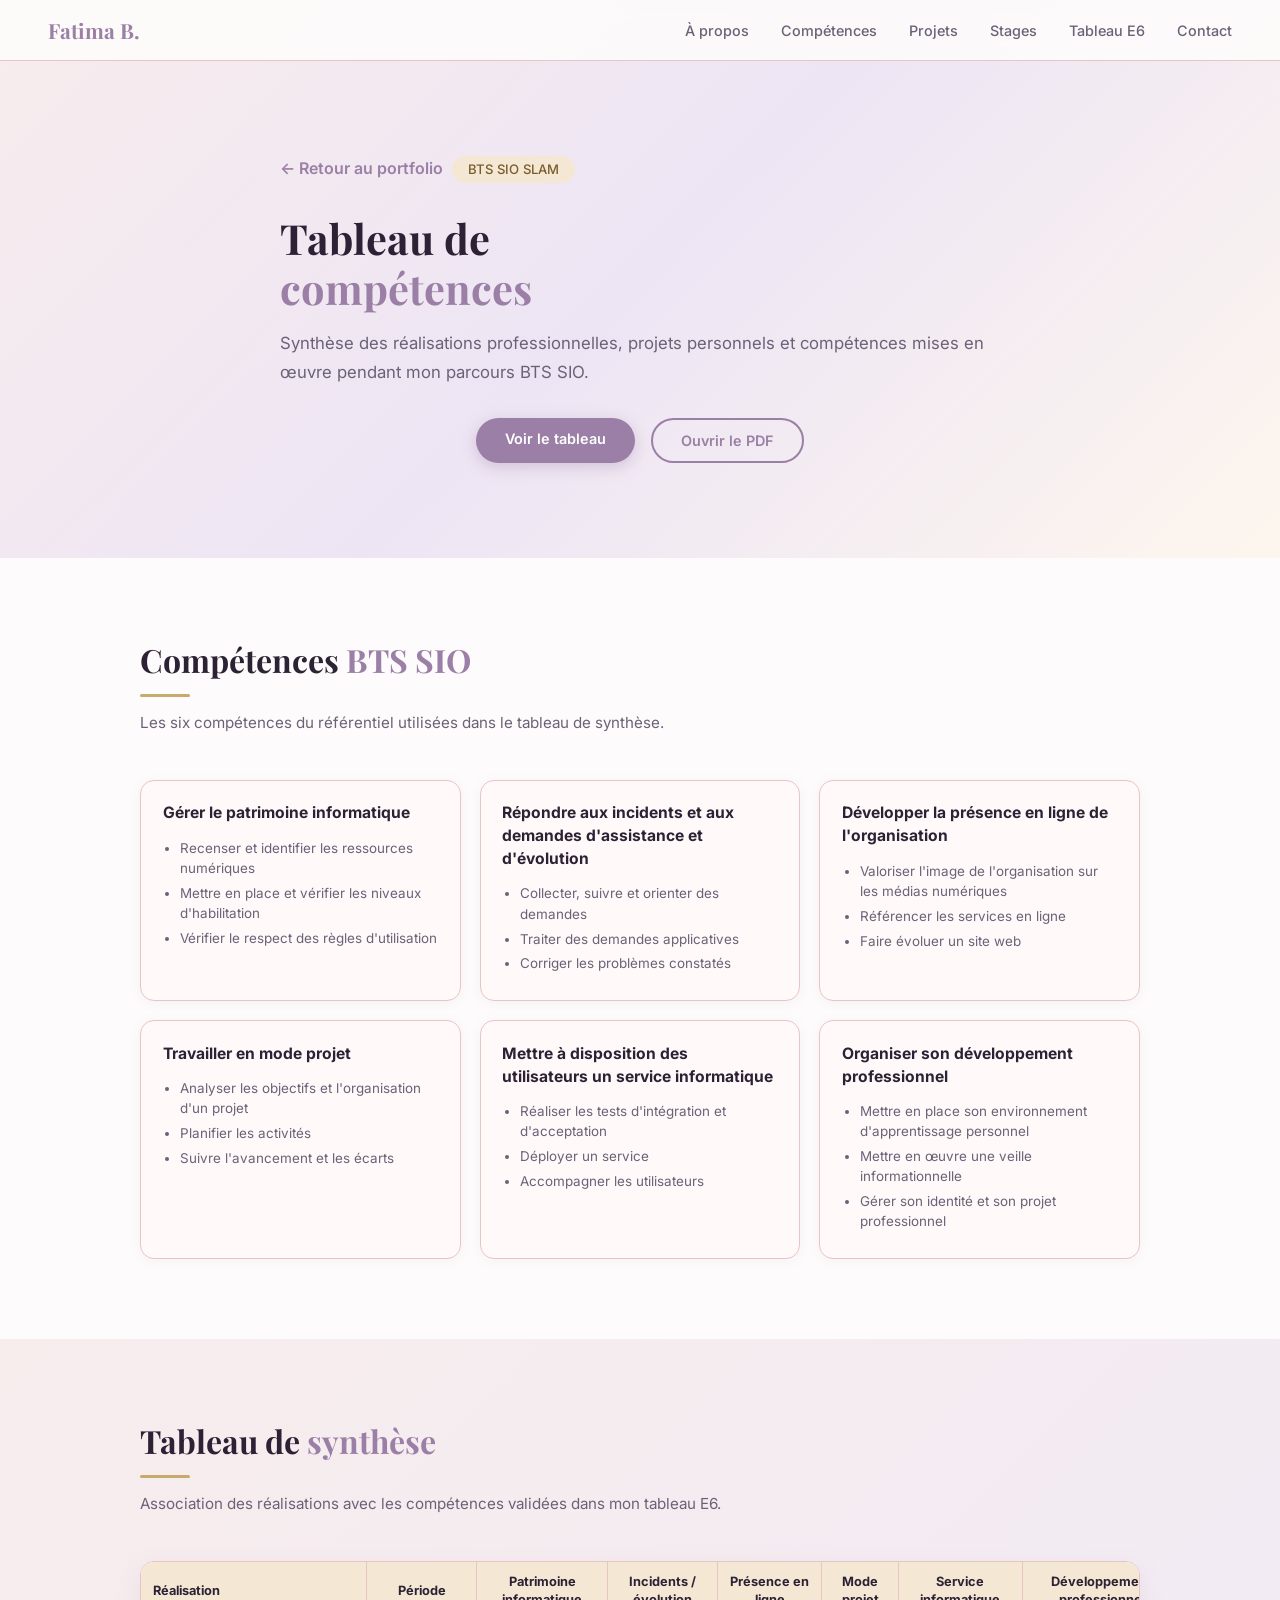
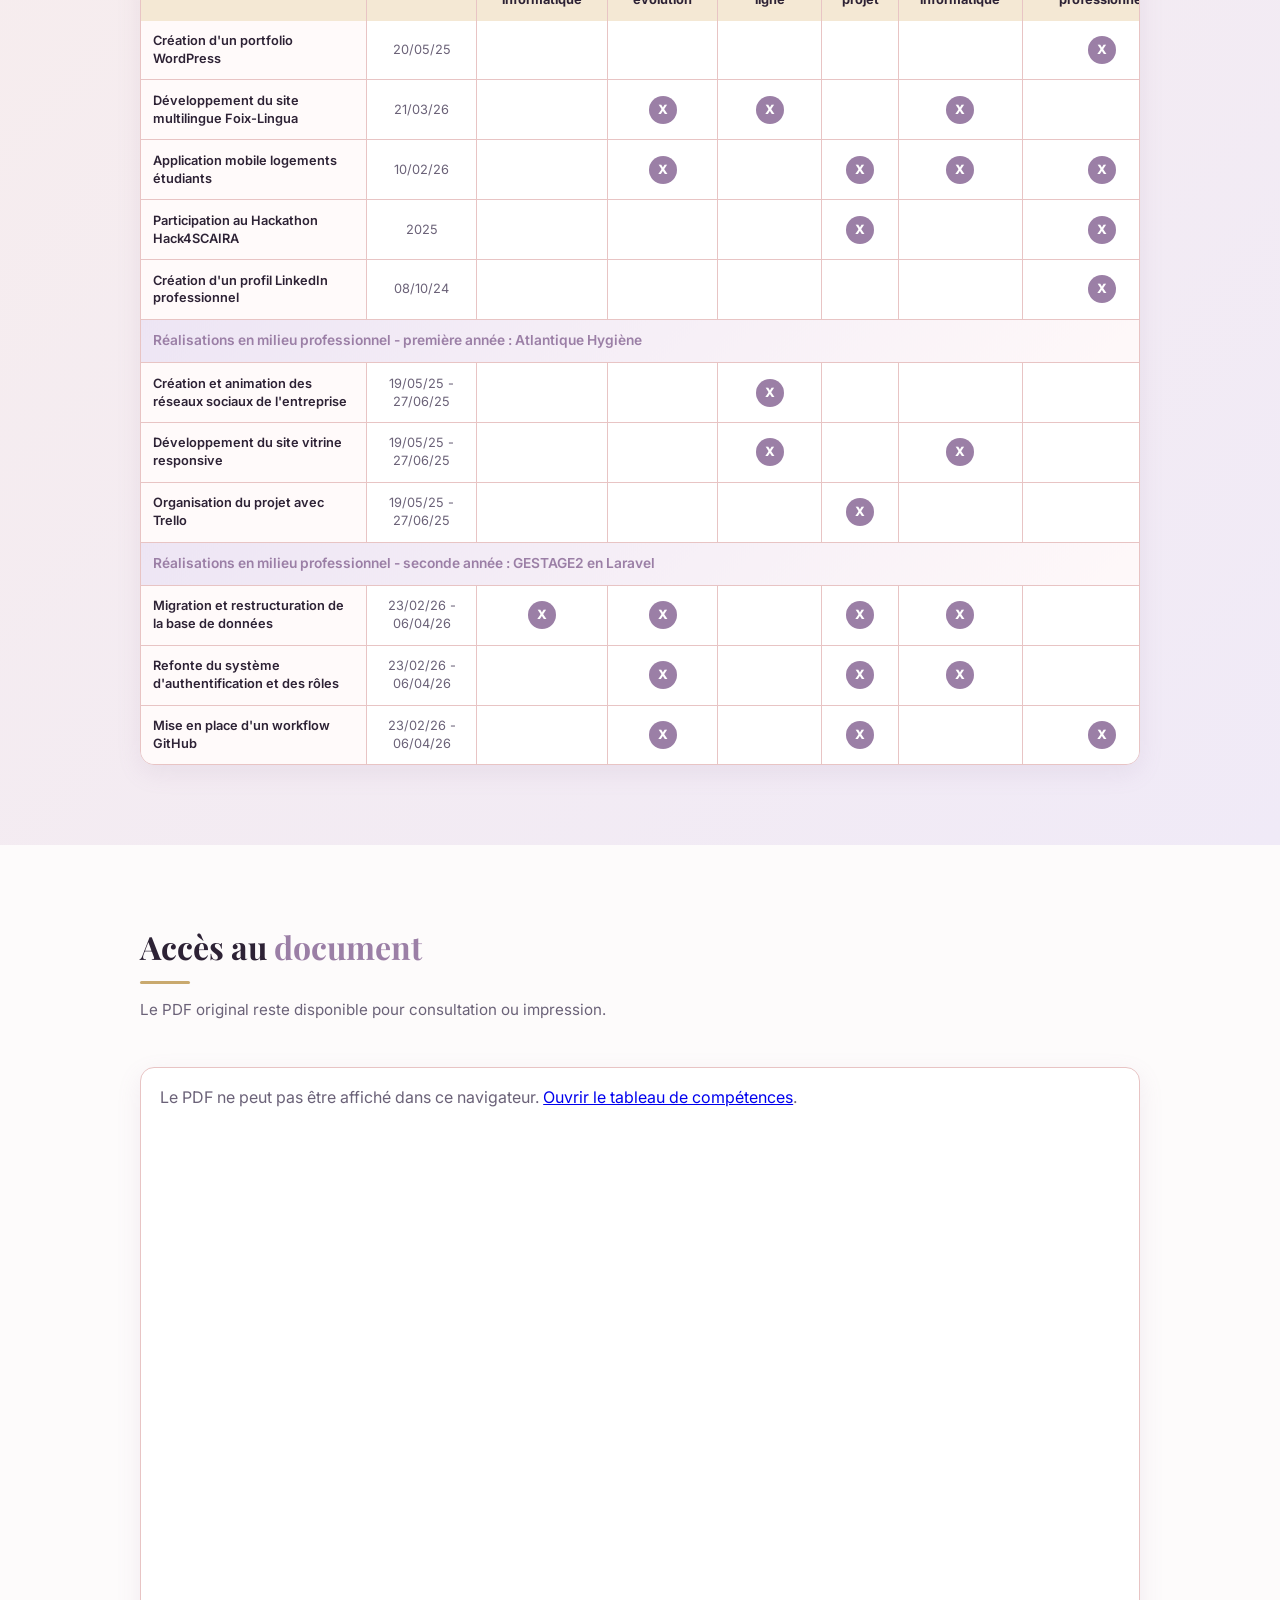
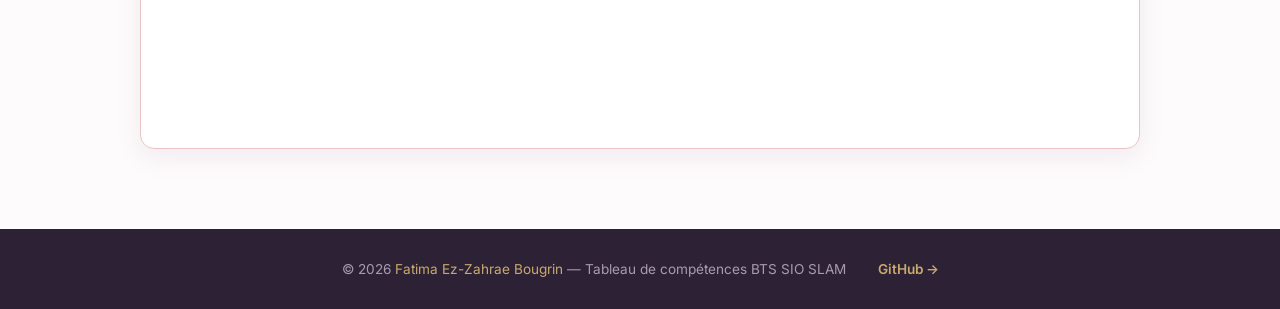
<file: tableau-competences.html>
<!DOCTYPE html>
<html lang="fr">
<head>
  <meta charset="UTF-8" />
  <meta name="viewport" content="width=device-width, initial-scale=1.0" />
  <title>Tableau de compétences — Fatima Bougrin</title>
  <link rel="stylesheet" href="style.css" />
</head>
<body>

  <nav>
    <div class="nav-logo">Fatima B.</div>
    <ul class="nav-links">
      <li><a href="index.html#about">À propos</a></li>
      <li><a href="index.html#skills">Compétences</a></li>
      <li><a href="index.html#projects">Projets</a></li>
      <li><a href="index.html#stages">Stages</a></li>
      <li><a href="tableau-competences.html">Tableau E6</a></li>
      <li><a href="index.html#contact">Contact</a></li>
    </ul>
  </nav>

  <section class="stage-hero competence-hero">
    <div class="container">
      <a class="back-link" href="index.html#skills">← Retour au portfolio</a>
      <span class="badge gold">BTS SIO SLAM</span>
      <h1>Tableau de <span>compétences</span></h1>
      <p class="tagline">Synthèse des réalisations professionnelles, projets personnels et compétences mises en œuvre pendant mon parcours BTS SIO.</p>
      <div class="hero-btns">
        <a href="#tableau-synthese" class="btn btn-primary">Voir le tableau</a>
        <a href="tableau-competences.pdf" class="btn btn-outline" target="_blank" rel="noopener noreferrer">Ouvrir le PDF</a>
      </div>
    </div>
  </section>

  <main>
    <section id="competences-officielles">
      <div class="container">
        <h2 class="section-title">Compétences <span>BTS SIO</span></h2>
        <div class="divider"></div>
        <p class="section-sub">Les six compétences du référentiel utilisées dans le tableau de synthèse.</p>

        <div class="competence-reference-grid">
          <article class="competence-reference-card">
            <h3>Gérer le patrimoine informatique</h3>
            <ul>
              <li>Recenser et identifier les ressources numériques</li>
              <li>Mettre en place et vérifier les niveaux d'habilitation</li>
              <li>Vérifier le respect des règles d'utilisation</li>
            </ul>
          </article>

          <article class="competence-reference-card">
            <h3>Répondre aux incidents et aux demandes d'assistance et d'évolution</h3>
            <ul>
              <li>Collecter, suivre et orienter des demandes</li>
              <li>Traiter des demandes applicatives</li>
              <li>Corriger les problèmes constatés</li>
            </ul>
          </article>

          <article class="competence-reference-card">
            <h3>Développer la présence en ligne de l'organisation</h3>
            <ul>
              <li>Valoriser l'image de l'organisation sur les médias numériques</li>
              <li>Référencer les services en ligne</li>
              <li>Faire évoluer un site web</li>
            </ul>
          </article>

          <article class="competence-reference-card">
            <h3>Travailler en mode projet</h3>
            <ul>
              <li>Analyser les objectifs et l'organisation d'un projet</li>
              <li>Planifier les activités</li>
              <li>Suivre l'avancement et les écarts</li>
            </ul>
          </article>

          <article class="competence-reference-card">
            <h3>Mettre à disposition des utilisateurs un service informatique</h3>
            <ul>
              <li>Réaliser les tests d'intégration et d'acceptation</li>
              <li>Déployer un service</li>
              <li>Accompagner les utilisateurs</li>
            </ul>
          </article>

          <article class="competence-reference-card">
            <h3>Organiser son développement professionnel</h3>
            <ul>
              <li>Mettre en place son environnement d'apprentissage personnel</li>
              <li>Mettre en œuvre une veille informationnelle</li>
              <li>Gérer son identité et son projet professionnel</li>
            </ul>
          </article>
        </div>
      </div>
    </section>

    <section id="tableau-synthese" class="skills-bg">
      <div class="container">
        <h2 class="section-title">Tableau de <span>synthèse</span></h2>
        <div class="divider"></div>
        <p class="section-sub">Association des réalisations avec les compétences validées dans mon tableau E6.</p>

        <div class="competence-table-wrap" role="region" aria-label="Tableau de synthèse des compétences" tabindex="0">
          <table class="competence-table">
            <thead>
              <tr>
                <th>Réalisation</th>
                <th>Période</th>
                <th>Patrimoine informatique</th>
                <th>Incidents / évolution</th>
                <th>Présence en ligne</th>
                <th>Mode projet</th>
                <th>Service informatique</th>
                <th>Développement professionnel</th>
              </tr>
            </thead>
            <tbody>
              <tr>
                <th>Création d'un portfolio WordPress</th>
                <td>20/05/25</td>
                <td></td>
                <td></td>
                <td></td>
                <td></td>
                <td></td>
                <td><span class="checkmark">X</span></td>
              </tr>
              <tr>
                <th>Développement du site multilingue Foix-Lingua</th>
                <td>21/03/26</td>
                <td></td>
                <td><span class="checkmark">X</span></td>
                <td><span class="checkmark">X</span></td>
                <td></td>
                <td><span class="checkmark">X</span></td>
                <td></td>
              </tr>
              <tr>
                <th>Application mobile logements étudiants</th>
                <td>10/02/26</td>
                <td></td>
                <td><span class="checkmark">X</span></td>
                <td></td>
                <td><span class="checkmark">X</span></td>
                <td><span class="checkmark">X</span></td>
                <td><span class="checkmark">X</span></td>
              </tr>
              <tr>
                <th>Participation au Hackathon Hack4SCAIRA</th>
                <td>2025</td>
                <td></td>
                <td></td>
                <td></td>
                <td><span class="checkmark">X</span></td>
                <td></td>
                <td><span class="checkmark">X</span></td>
              </tr>
              <tr>
                <th>Création d'un profil LinkedIn professionnel</th>
                <td>08/10/24</td>
                <td></td>
                <td></td>
                <td></td>
                <td></td>
                <td></td>
                <td><span class="checkmark">X</span></td>
              </tr>
              <tr class="group-row">
                <th colspan="8">Réalisations en milieu professionnel - première année : Atlantique Hygiène</th>
              </tr>
              <tr>
                <th>Création et animation des réseaux sociaux de l'entreprise</th>
                <td>19/05/25 - 27/06/25</td>
                <td></td>
                <td></td>
                <td><span class="checkmark">X</span></td>
                <td></td>
                <td></td>
                <td></td>
              </tr>
              <tr>
                <th>Développement du site vitrine responsive</th>
                <td>19/05/25 - 27/06/25</td>
                <td></td>
                <td></td>
                <td><span class="checkmark">X</span></td>
                <td></td>
                <td><span class="checkmark">X</span></td>
                <td></td>
              </tr>
              <tr>
                <th>Organisation du projet avec Trello</th>
                <td>19/05/25 - 27/06/25</td>
                <td></td>
                <td></td>
                <td></td>
                <td><span class="checkmark">X</span></td>
                <td></td>
                <td></td>
              </tr>
              <tr class="group-row">
                <th colspan="8">Réalisations en milieu professionnel - seconde année : GESTAGE2 en Laravel</th>
              </tr>
              <tr>
                <th>Migration et restructuration de la base de données</th>
                <td>23/02/26 - 06/04/26</td>
                <td><span class="checkmark">X</span></td>
                <td><span class="checkmark">X</span></td>
                <td></td>
                <td><span class="checkmark">X</span></td>
                <td><span class="checkmark">X</span></td>
                <td></td>
              </tr>
              <tr>
                <th>Refonte du système d'authentification et des rôles</th>
                <td>23/02/26 - 06/04/26</td>
                <td></td>
                <td><span class="checkmark">X</span></td>
                <td></td>
                <td><span class="checkmark">X</span></td>
                <td><span class="checkmark">X</span></td>
                <td></td>
              </tr>
              <tr>
                <th>Mise en place d'un workflow GitHub</th>
                <td>23/02/26 - 06/04/26</td>
                <td></td>
                <td><span class="checkmark">X</span></td>
                <td></td>
                <td><span class="checkmark">X</span></td>
                <td></td>
                <td><span class="checkmark">X</span></td>
              </tr>
            </tbody>
          </table>
        </div>
      </div>
    </section>

    <section>
      <div class="container">
        <h2 class="section-title">Accès au <span>document</span></h2>
        <div class="divider"></div>
        <p class="section-sub">Le PDF original reste disponible pour consultation ou impression.</p>
        <div class="pdf-frame">
          <object data="tableau-competences.pdf" type="application/pdf">
            <p>Le PDF ne peut pas être affiché dans ce navigateur. <a href="tableau-competences.pdf" target="_blank" rel="noopener noreferrer">Ouvrir le tableau de compétences</a>.</p>
          </object>
        </div>
      </div>
    </section>
  </main>

  <footer>
    <div class="footer-content">
      <p>© 2026 <span>Fatima Ez-Zahrae Bougrin</span> — Tableau de compétences BTS SIO SLAM</p>
      <a href="https://github.com/fatima774" target="_blank" class="footer-github">GitHub →</a>
    </div>
  </footer>

</body>
</html>
</file>
<file: style.css>
/* ===========================
   PORTFOLIO — FATIMA BOUGRIN
   style.css
=========================== */

@import url('https://fonts.googleapis.com/css2?family=Playfair+Display:wght@400;600;700&family=Inter:wght@300;400;500;600&display=swap');

/* === VARIABLES === */
:root {
  --mauve:       #9b7fa6;
  --mauve-light: #c9b8d4;
  --rose:        #e8c4c4;
  --rose-pale:   #f7eded;
  --gold:        #c9a96e;
  --dark:        #2d2235;
  --grey:        #6b6278;
  --white:       #fdfbfb;
  --card-bg:     #fff9f9;
}

/* === RESET === */
* { margin: 0; padding: 0; box-sizing: border-box; }
html { scroll-behavior: smooth; }
body { font-family: 'Inter', sans-serif; background: var(--white); color: var(--dark); }

/* ===========================
   NAVIGATION
=========================== */
nav {
  position: fixed; top: 0; width: 100%; z-index: 100;
  background: rgba(253,251,251,0.92);
  backdrop-filter: blur(10px);
  border-bottom: 1px solid var(--rose);
  display: flex; align-items: center; justify-content: space-between;
  padding: 1rem 3rem;
}
.nav-logo {
  font-family: 'Playfair Display', serif;
  font-size: 1.3rem; color: var(--mauve); font-weight: 700;
}
.nav-links { display: flex; gap: 2rem; list-style: none; }
.nav-links a {
  text-decoration: none; color: var(--grey);
  font-size: 0.9rem; font-weight: 500; transition: color .2s;
}
.nav-links a:hover { color: var(--mauve); }

/* ===========================
   HERO
=========================== */
.hero {
  min-height: 100vh;
  background: linear-gradient(135deg, #f7eded 0%, #ede5f4 50%, #fdf6ee 100%);
  display: flex; align-items: center; justify-content: center;
  text-align: center; padding: 6rem 2rem 4rem;
}
.hero-inner { max-width: 700px; }

.avatar-ring {
  width: 130px; height: 130px; border-radius: 50%;
  border: 3px solid var(--mauve-light);
  margin: 0 auto 1.5rem;
  box-shadow: 0 8px 30px rgba(155,127,166,0.25);
  object-fit: cover;
}

.avatar-ring:is(div) {
  background: linear-gradient(135deg, var(--mauve), var(--rose));
  display: flex; align-items: center; justify-content: center;
  font-size: 3.5rem;
}
.hero h1 {
  font-family: 'Playfair Display', serif;
  font-size: 2.8rem; color: var(--dark); line-height: 1.2;
}
.hero h1 span { color: var(--mauve); }
.hero p.tagline {
  margin: 1rem 0 0.5rem; color: var(--grey);
  font-size: 1.05rem; font-weight: 400;
}
.badge {
  display: inline-block; margin: 0.8rem 0.3rem 0;
  padding: 0.35rem 1rem; border-radius: 20px;
  background: var(--rose); color: var(--dark);
  font-size: 0.82rem; font-weight: 500;
}
.badge.gold { background: #f4e8d4; color: #7a5c2e; }

.hero-btns {
  margin-top: 2rem;
  display: flex; gap: 1rem; justify-content: center; flex-wrap: wrap;
}
.btn {
  padding: 0.75rem 1.8rem; border-radius: 30px;
  font-size: 0.9rem; font-weight: 600;
  text-decoration: none; transition: all .2s;
}
.btn-primary {
  background: var(--mauve); color: #fff;
  box-shadow: 0 4px 15px rgba(155,127,166,0.35);
}
.btn-primary:hover { background: #7d5f8f; transform: translateY(-2px); }
.btn-outline {
  border: 2px solid var(--mauve); color: var(--mauve); background: transparent;
}
.btn-outline:hover { background: var(--mauve); color: #fff; transform: translateY(-2px); }

.quote {
  margin-top: 3rem; font-style: italic; color: var(--grey); font-size: 0.95rem;
  border-left: 3px solid var(--gold); padding-left: 1rem; text-align: left;
}

/* ===========================
   SECTIONS — BASE
=========================== */
section { padding: 5rem 2rem; }
.container { max-width: 1000px; margin: 0 auto; }

.section-title {
  font-family: 'Playfair Display', serif;
  font-size: 2rem; color: var(--dark); margin-bottom: 0.5rem;
}
.section-title span { color: var(--mauve); }
.section-sub { color: var(--grey); font-size: 0.95rem; margin-bottom: 3rem; }
.divider {
  width: 50px; height: 3px; background: var(--gold);
  border-radius: 2px; margin: 0.8rem 0 1rem;
}

/* ===========================
   À PROPOS
=========================== */
.about-grid { display: grid; grid-template-columns: 1fr 1fr; gap: 2rem; }

.info-card {
  background: var(--card-bg); border: 1px solid var(--rose);
  border-radius: 16px; padding: 1.8rem;
}
.info-card h3 {
  font-size: 1rem; font-weight: 600; color: var(--mauve);
  margin-bottom: 1rem; display: flex; align-items: center; gap: 0.5rem;
}
.info-item { display: flex; align-items: flex-start; gap: 0.7rem; margin-bottom: 0.8rem; }
.info-item .dot {
  width: 8px; height: 8px; border-radius: 50%;
  background: var(--gold); margin-top: 6px; flex-shrink: 0;
}
.info-item p { font-size: 0.9rem; color: var(--grey); line-height: 1.5; }
.info-item strong { color: var(--dark); }

/* ===========================
   COMPÉTENCES
=========================== */
.skills-bg { background: linear-gradient(135deg, #f7eded, #f0eaf7); }

.skills-grid {
  display: grid;
  grid-template-columns: repeat(auto-fit, minmax(220px, 1fr));
  gap: 1.5rem;
}
.skill-card {
  background: #fff; border-radius: 16px; padding: 1.5rem;
  border: 1px solid var(--rose);
  box-shadow: 0 2px 12px rgba(155,127,166,0.08);
  transition: transform .2s, box-shadow .2s;
}
.skill-card:hover {
  transform: translateY(-4px);
  box-shadow: 0 8px 25px rgba(155,127,166,0.15);
}
.skill-card .icon { font-size: 1.8rem; margin-bottom: 0.8rem; }
.skill-card h3 { font-size: 0.95rem; font-weight: 600; color: var(--dark); margin-bottom: 0.8rem; }

.tag-list { display: flex; flex-wrap: wrap; gap: 0.4rem; }
.tag {
  font-size: 0.75rem; padding: 0.25rem 0.7rem; border-radius: 12px;
  background: var(--rose-pale); color: var(--mauve);
  font-weight: 500; border: 1px solid var(--rose);
}

/* ===========================
   PROJETS
=========================== */
.projects-grid {
  display: grid;
  grid-template-columns: repeat(auto-fit, minmax(280px, 1fr));
  gap: 1.5rem;
}
.project-card {
  display: block; color: inherit; text-decoration: none;
  background: var(--card-bg); border-radius: 16px; padding: 1.8rem;
  border: 1px solid var(--rose); position: relative; overflow: hidden;
  transition: transform .2s, box-shadow .2s;
}
.project-card:focus-visible {
  outline: 3px solid var(--gold);
  outline-offset: 4px;
}
.project-card:hover {
  transform: translateY(-4px);
  box-shadow: 0 8px 25px rgba(155,127,166,0.15);
}
.project-card::before {
  content: ''; position: absolute; top: 0; left: 0; right: 0; height: 4px;
  background: linear-gradient(90deg, var(--mauve), var(--gold));
}
.project-emoji { font-size: 2rem; margin-bottom: 0.8rem; }
.project-card h3 { font-size: 1rem; font-weight: 600; color: var(--dark); margin-bottom: 0.5rem; }
a.project-card h3 {
  color: #0000ee;
  text-decoration: underline;
}
.project-card p { font-size: 0.88rem; color: var(--grey); line-height: 1.6; margin-bottom: 1rem; }

.tech-tags { display: flex; flex-wrap: wrap; gap: 0.4rem; }
.tech {
  font-size: 0.72rem; padding: 0.2rem 0.6rem; border-radius: 10px;
  background: #ede5f4; color: var(--mauve); font-weight: 500;
}
.competency-tags {
  display: flex;
  flex-wrap: wrap;
  gap: 0.35rem;
  margin-top: 0.85rem;
}

/* ===========================
   STAGES — TIMELINE
=========================== */
.timeline { position: relative; padding-left: 2rem; }
.timeline::before {
  content: ''; position: absolute; left: 0; top: 0; bottom: 0; width: 2px;
  background: linear-gradient(to bottom, var(--mauve), var(--gold));
  border-radius: 2px;
}
.timeline-item { position: relative; margin-bottom: 2.5rem; }
.timeline-item::before {
  content: ''; position: absolute; left: -2.45rem; top: 0.4rem;
  width: 12px; height: 12px; border-radius: 50%;
  background: var(--mauve); border: 2px solid var(--white);
  box-shadow: 0 0 0 2px var(--mauve-light);
}
.timeline-date {
  font-size: 0.8rem; color: var(--gold); font-weight: 600;
  text-transform: uppercase; letter-spacing: 0.05em; margin-bottom: 0.3rem;
}
.timeline-card {
  background: var(--card-bg); border: 1px solid var(--rose);
  border-radius: 12px; padding: 1.5rem;
}
.timeline-card h3 { font-size: 1rem; font-weight: 600; color: var(--dark); margin-bottom: 0.3rem; }
.timeline-card .company { font-size: 0.88rem; color: var(--mauve); font-weight: 500; margin-bottom: 0.8rem; }
.timeline-card ul { padding-left: 1.2rem; }
.timeline-card li { font-size: 0.88rem; color: var(--grey); margin-bottom: 0.3rem; line-height: 1.5; }
.stage-detail-link {
  display: inline-block;
  margin-top: 0.8rem;
  color: #000;
  text-decoration: underline;
  font-size: 0.88rem;
  font-weight: 500;
}

/* ===========================
   PAGES DE STAGE
=========================== */
.stage-hero {
  min-height: 70vh;
  background: linear-gradient(135deg, #f7eded 0%, #ede5f4 50%, #fdf6ee 100%);
  display: flex; align-items: center;
  padding: 8rem 2rem 5rem;
}
.stage-hero-content {
  display: grid;
  grid-template-columns: minmax(0, 1fr) 280px;
  gap: 3rem;
  align-items: center;
}
.stage-hero h1 {
  font-family: 'Playfair Display', serif;
  font-size: 2.6rem; color: var(--dark); line-height: 1.2;
  max-width: 760px; margin-top: 1rem;
}
.stage-hero h1 span { color: var(--mauve); display: block; }
.stage-hero .tagline {
  color: var(--grey); font-size: 1.05rem; line-height: 1.7;
  max-width: 720px; margin-top: 1rem;
}
.back-link {
  display: inline-block; color: var(--mauve); text-decoration: none;
  font-weight: 600; margin-bottom: 1.2rem;
}
.back-link:hover { color: #7d5f8f; }
.company-logo-showcase {
  position: relative;
  justify-self: end;
  width: min(280px, 100%);
  padding: 1rem;
  border: 1px solid rgba(46, 146, 84, 0.24);
  border-radius: 28px;
  background:
    linear-gradient(135deg, rgba(255,255,255,0.95), rgba(246,252,249,0.86)),
    radial-gradient(circle at 40% 35%, rgba(131,210,238,0.26), transparent 58%);
  box-shadow: 0 18px 45px rgba(0, 99, 163, 0.16);
}
.company-logo-showcase::before {
  content: '';
  position: absolute;
  inset: 12px;
  border-radius: 22px;
  border: 1px solid rgba(0, 99, 163, 0.12);
  pointer-events: none;
}
.company-logo-showcase img {
  position: relative;
  display: block;
  width: 100%;
  border-radius: 22px;
}
.detail-grid {
  display: grid; grid-template-columns: repeat(auto-fit, minmax(260px, 1fr));
  gap: 1.5rem;
}
.detail-grid .info-card p {
  color: var(--grey); font-size: 0.92rem; line-height: 1.7;
}
.stage-work-list {
  display: grid; grid-template-columns: repeat(auto-fit, minmax(240px, 1fr));
  gap: 1.2rem;
}
.stage-work-item {
  background: #fff; border: 1px solid var(--rose); border-radius: 14px;
  padding: 1.4rem; box-shadow: 0 2px 12px rgba(155,127,166,0.08);
}
.stage-work-item h3 {
  color: var(--dark); font-size: 1rem; margin-bottom: 0.6rem;
}
.stage-work-item p {
  color: var(--grey); font-size: 0.88rem; line-height: 1.6;
}
.stage-mini-list {
  padding-left: 1.1rem; margin: 0.8rem 0 1rem;
}
.stage-mini-list li {
  color: var(--grey); font-size: 0.85rem; line-height: 1.5;
  margin-bottom: 0.25rem;
}
.photo-gallery-trigger {
  display: inline-flex;
  align-items: center;
  justify-content: center;
  margin: 0 0 0.9rem;
  padding: 0.62rem 1rem;
  border: 0;
  border-radius: 999px;
  background: linear-gradient(135deg, #0063a3, #2e9254);
  color: #fff;
  font-family: 'Inter', sans-serif;
  font-size: 0.84rem;
  font-weight: 700;
  cursor: pointer;
  box-shadow: 0 8px 20px rgba(0, 99, 163, 0.18);
  transition: transform .2s, box-shadow .2s;
}
.photo-gallery-trigger:hover {
  transform: translateY(-2px);
  box-shadow: 0 12px 26px rgba(0, 99, 163, 0.24);
}
.photo-gallery-trigger:focus-visible {
  outline: 3px solid var(--gold);
  outline-offset: 3px;
}
.proof-trigger {
  margin-top: 0.9rem;
  margin-right: 0.35rem;
  background: linear-gradient(135deg, var(--mauve), #0063a3);
}
.site-proof-link {
  text-decoration: none;
}
.competence-badge {
  display: inline-block; margin: 0.25rem 0.25rem 0 0;
  padding: 0.28rem 0.7rem; border-radius: 12px;
  background: #f4e8d4; color: #7a5c2e;
  font-size: 0.74rem; font-weight: 600;
}
.screenshots-grid {
  display: grid; grid-template-columns: repeat(auto-fit, minmax(240px, 1fr));
  gap: 1.2rem;
}
.screenshot-placeholder {
  min-height: 210px; border: 2px dashed var(--mauve-light);
  border-radius: 14px; background: var(--card-bg);
  display: flex; flex-direction: column; align-items: center; justify-content: center;
  text-align: center; padding: 1.5rem;
}
.screenshot-placeholder span {
  color: var(--mauve); font-weight: 700; margin-bottom: 0.5rem;
}
.screenshot-placeholder p {
  color: var(--grey); font-size: 0.88rem; line-height: 1.5;
}
.links-panel {
  display: flex; flex-wrap: wrap; gap: 1rem;
}
.disabled-link {
  opacity: 0.65; cursor: default; pointer-events: none;
}
.photo-modal {
  width: min(980px, calc(100vw - 2rem));
  max-height: min(86vh, 820px);
  margin: auto;
  padding: 1.3rem;
  border: 1px solid rgba(155,127,166,0.32);
  border-radius: 18px;
  background: #fff;
  color: var(--dark);
  box-shadow: 0 28px 70px rgba(45, 34, 53, 0.28);
}
.photo-modal::backdrop {
  background: rgba(45, 34, 53, 0.52);
  backdrop-filter: blur(4px);
}
.photo-modal-header {
  display: flex;
  align-items: flex-start;
  justify-content: space-between;
  gap: 1rem;
  margin-bottom: 1.2rem;
}
.photo-modal-header h2 {
  font-family: 'Playfair Display', serif;
  font-size: 1.45rem;
  color: var(--dark);
  margin-bottom: 0.35rem;
}
.photo-modal-header p {
  color: var(--grey);
  font-size: 0.9rem;
  line-height: 1.5;
}
.modal-close {
  width: 42px;
  height: 42px;
  border: 0;
  border-radius: 50%;
  background: var(--rose-pale);
  color: var(--dark);
  font-size: 1.7rem;
  line-height: 1;
  cursor: pointer;
  transition: background .2s, transform .2s;
}
.modal-close:hover {
  background: var(--rose);
  transform: rotate(4deg);
}
.photo-gallery-grid {
  display: grid;
  grid-template-columns: repeat(auto-fit, minmax(210px, 1fr));
  gap: 1rem;
}
.photo-gallery-grid figure {
  overflow: hidden;
  border: 1px solid var(--rose);
  border-radius: 14px;
  background: var(--card-bg);
}
.photo-gallery-grid img {
  display: block;
  width: 100%;
  aspect-ratio: 4 / 3;
  object-fit: cover;
}
.photo-gallery-grid figcaption {
  padding: 0.75rem 0.85rem;
  color: var(--grey);
  font-size: 0.82rem;
  font-weight: 600;
}
.proof-modal {
  width: min(1060px, calc(100vw - 2rem));
}
.proof-gallery-grid {
  grid-template-columns: repeat(auto-fit, minmax(260px, 1fr));
}
.proof-gallery-grid img {
  aspect-ratio: 16 / 10;
  object-fit: contain;
  background: #f6f7f7;
}
.proof-gallery-grid.single-proof {
  grid-template-columns: minmax(0, 1fr);
}
.proof-gallery-grid.single-proof figure {
  max-width: 820px;
  margin: 0 auto;
}

/* ===========================
   TABLEAU DE COMPÉTENCES
=========================== */
.competence-hero {
  min-height: 62vh;
}
.competence-reference-grid {
  display: grid;
  grid-template-columns: repeat(auto-fit, minmax(260px, 1fr));
  gap: 1.2rem;
}
.competence-reference-card {
  background: var(--card-bg);
  border: 1px solid var(--rose);
  border-radius: 14px;
  padding: 1.35rem;
  box-shadow: 0 2px 12px rgba(155,127,166,0.08);
}
.competence-reference-card h3 {
  color: var(--dark);
  font-size: 0.98rem;
  line-height: 1.45;
  margin-bottom: 0.8rem;
}
.competence-reference-card ul {
  padding-left: 1.1rem;
}
.competence-reference-card li {
  color: var(--grey);
  font-size: 0.84rem;
  line-height: 1.5;
  margin-bottom: 0.3rem;
}
.competence-table-wrap {
  overflow-x: auto;
  border: 1px solid var(--rose);
  border-radius: 14px;
  background: #fff;
  box-shadow: 0 8px 25px rgba(155,127,166,0.12);
}
.competence-table {
  width: 100%;
  min-width: 1040px;
  border-collapse: collapse;
}
.competence-table th,
.competence-table td {
  border-bottom: 1px solid var(--rose);
  border-right: 1px solid var(--rose);
  padding: 0.72rem 0.75rem;
  text-align: center;
  vertical-align: middle;
  color: var(--grey);
  font-size: 0.8rem;
  line-height: 1.4;
}
.competence-table th:first-child,
.competence-table td:first-child {
  text-align: left;
}
.competence-table thead th {
  position: sticky;
  top: 0;
  z-index: 1;
  background: #f4e8d4;
  color: var(--dark);
  font-weight: 700;
}
.competence-table tbody th {
  color: var(--dark);
  font-weight: 600;
  background: rgba(255,249,249,0.82);
}
.competence-table tr:last-child th,
.competence-table tr:last-child td {
  border-bottom: 0;
}
.competence-table th:last-child,
.competence-table td:last-child {
  border-right: 0;
}
.competence-table .group-row th {
  background: linear-gradient(135deg, #ede5f4, #fff9f9);
  color: var(--mauve);
  text-align: left;
  font-size: 0.86rem;
}
.checkmark {
  display: inline-flex;
  align-items: center;
  justify-content: center;
  width: 1.75rem;
  height: 1.75rem;
  border-radius: 50%;
  background: var(--mauve);
  color: #fff;
  font-weight: 800;
  font-size: 0.8rem;
}
.pdf-frame {
  border: 1px solid var(--rose);
  border-radius: 14px;
  overflow: hidden;
  background: #fff;
  box-shadow: 0 8px 25px rgba(155,127,166,0.12);
}
.pdf-frame object {
  display: block;
  width: 100%;
  min-height: 680px;
}
.pdf-frame p {
  padding: 1.2rem;
  color: var(--grey);
}

/* ===========================
   DISTINCTIONS
=========================== */
.awards-grid {
  display: grid;
  grid-template-columns: repeat(auto-fit, minmax(220px, 1fr));
  gap: 1.2rem;
}
.award-card {
  background: linear-gradient(135deg, #fff9f9, #f5f0fa);
  border: 1px solid var(--mauve-light); border-radius: 14px; padding: 1.4rem;
  text-align: center; transition: transform .2s;
  color: inherit; text-decoration: none;
}
.award-card:hover { transform: translateY(-3px); }
.award-card:focus-visible {
  outline: 3px solid var(--gold);
  outline-offset: 4px;
}
.award-card .trophy { font-size: 2rem; margin-bottom: 0.5rem; }
.award-card h3 { font-size: 0.92rem; font-weight: 600; color: var(--dark); margin-bottom: 0.3rem; }
.award-card p { font-size: 0.82rem; color: var(--grey); }

/* ===========================
   CONTACT
=========================== */
.contact-bg { background: linear-gradient(135deg, #f0eaf7, #f7eded); }

.contact-grid { display: grid; grid-template-columns: 1fr 1fr; gap: 2rem; align-items: start; }
.contact-info p { font-size: 0.95rem; color: var(--grey); line-height: 1.7; margin-bottom: 1.5rem; }

.contact-item { display: flex; align-items: center; gap: 1rem; margin-bottom: 1rem; }
.contact-icon {
  width: 40px; height: 40px; border-radius: 50%;
  background: var(--rose); display: flex; align-items: center; justify-content: center;
  font-size: 1rem;
}
.contact-item div p { font-size: 0.82rem; color: var(--grey); margin: 0; }
.contact-item div strong { font-size: 0.92rem; color: var(--dark); }
.contact-item a { color: var(--mauve); text-decoration: none; font-weight: 600; transition: color .2s; }
.contact-item a:hover { color: var(--dark); }

.contact-form {
  background: #fff; border-radius: 16px; padding: 2rem; border: 1px solid var(--rose);
}
.form-group { margin-bottom: 1.2rem; }
.form-group label {
  display: block; font-size: 0.85rem; font-weight: 500;
  color: var(--dark); margin-bottom: 0.4rem;
}
.form-group input,
.form-group textarea {
  width: 100%; padding: 0.75rem 1rem;
  border: 1px solid var(--rose); border-radius: 10px;
  font-family: 'Inter', sans-serif; font-size: 0.9rem;
  color: var(--dark); background: var(--white);
  outline: none; transition: border .2s;
}
.form-group input:focus,
.form-group textarea:focus { border-color: var(--mauve); }
.form-group textarea { min-height: 120px; resize: vertical; }

.btn-submit {
  width: 100%; padding: 0.85rem; border-radius: 12px; border: none;
  background: linear-gradient(135deg, var(--mauve), #7d5f8f);
  color: #fff; font-size: 0.95rem; font-weight: 600;
  cursor: pointer; transition: opacity .2s;
}
.btn-submit:hover { opacity: 0.9; }

/* ===========================
   FOOTER
=========================== */
footer {
  text-align: center; padding: 2rem;
  background: var(--dark); color: #a89bb0; font-size: 0.85rem;
}
footer span { color: var(--gold); }
.footer-content {
  display: flex; align-items: center; justify-content: center; gap: 2rem; flex-wrap: wrap;
}
.footer-github {
  color: var(--gold); text-decoration: none; font-weight: 600;
  transition: color .2s;
}
.footer-github:hover { color: var(--mauve-light); }

/* ===========================
   RESPONSIVE
=========================== */
@media (max-width: 680px) {
  nav { padding: 1rem 1.2rem; }
  .nav-links { display: none; }
  .hero h1 { font-size: 2rem; }
  .stage-hero { min-height: auto; padding-top: 7rem; }
  .stage-hero-content { grid-template-columns: 1fr; gap: 2rem; }
  .stage-hero h1 { font-size: 2rem; }
  .company-logo-showcase { justify-self: start; max-width: 220px; }
  .links-panel .btn { width: 100%; text-align: center; }
  .photo-modal { padding: 1rem; }
  .photo-modal-header { align-items: center; }
  .photo-modal-header h2 { font-size: 1.2rem; }
  .photo-gallery-grid { grid-template-columns: 1fr; }
  .competence-table-wrap { border-radius: 10px; }
  .pdf-frame object { min-height: 520px; }
  .about-grid,
  .contact-grid { grid-template-columns: 1fr; }
  .timeline { padding-left: 1.5rem; }
  .timeline-item::before { left: -1.95rem; }
}
</file>
